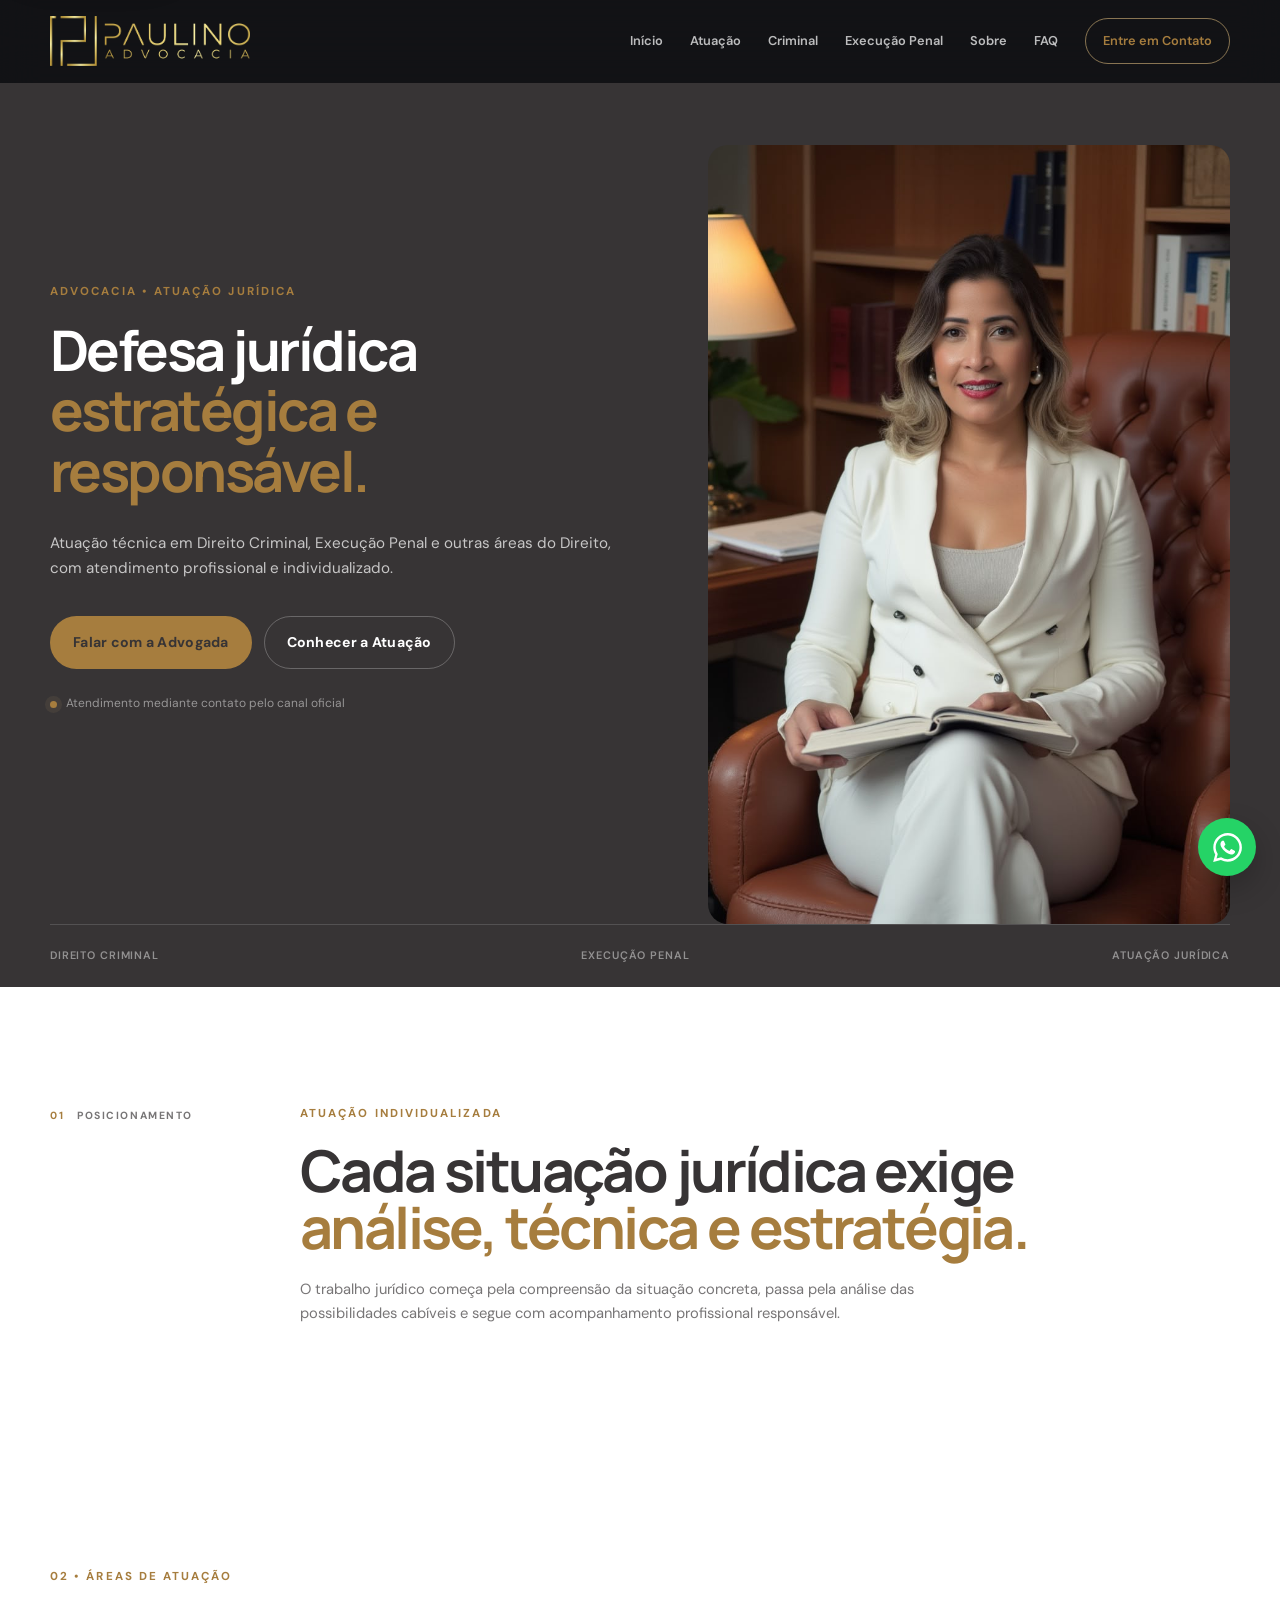
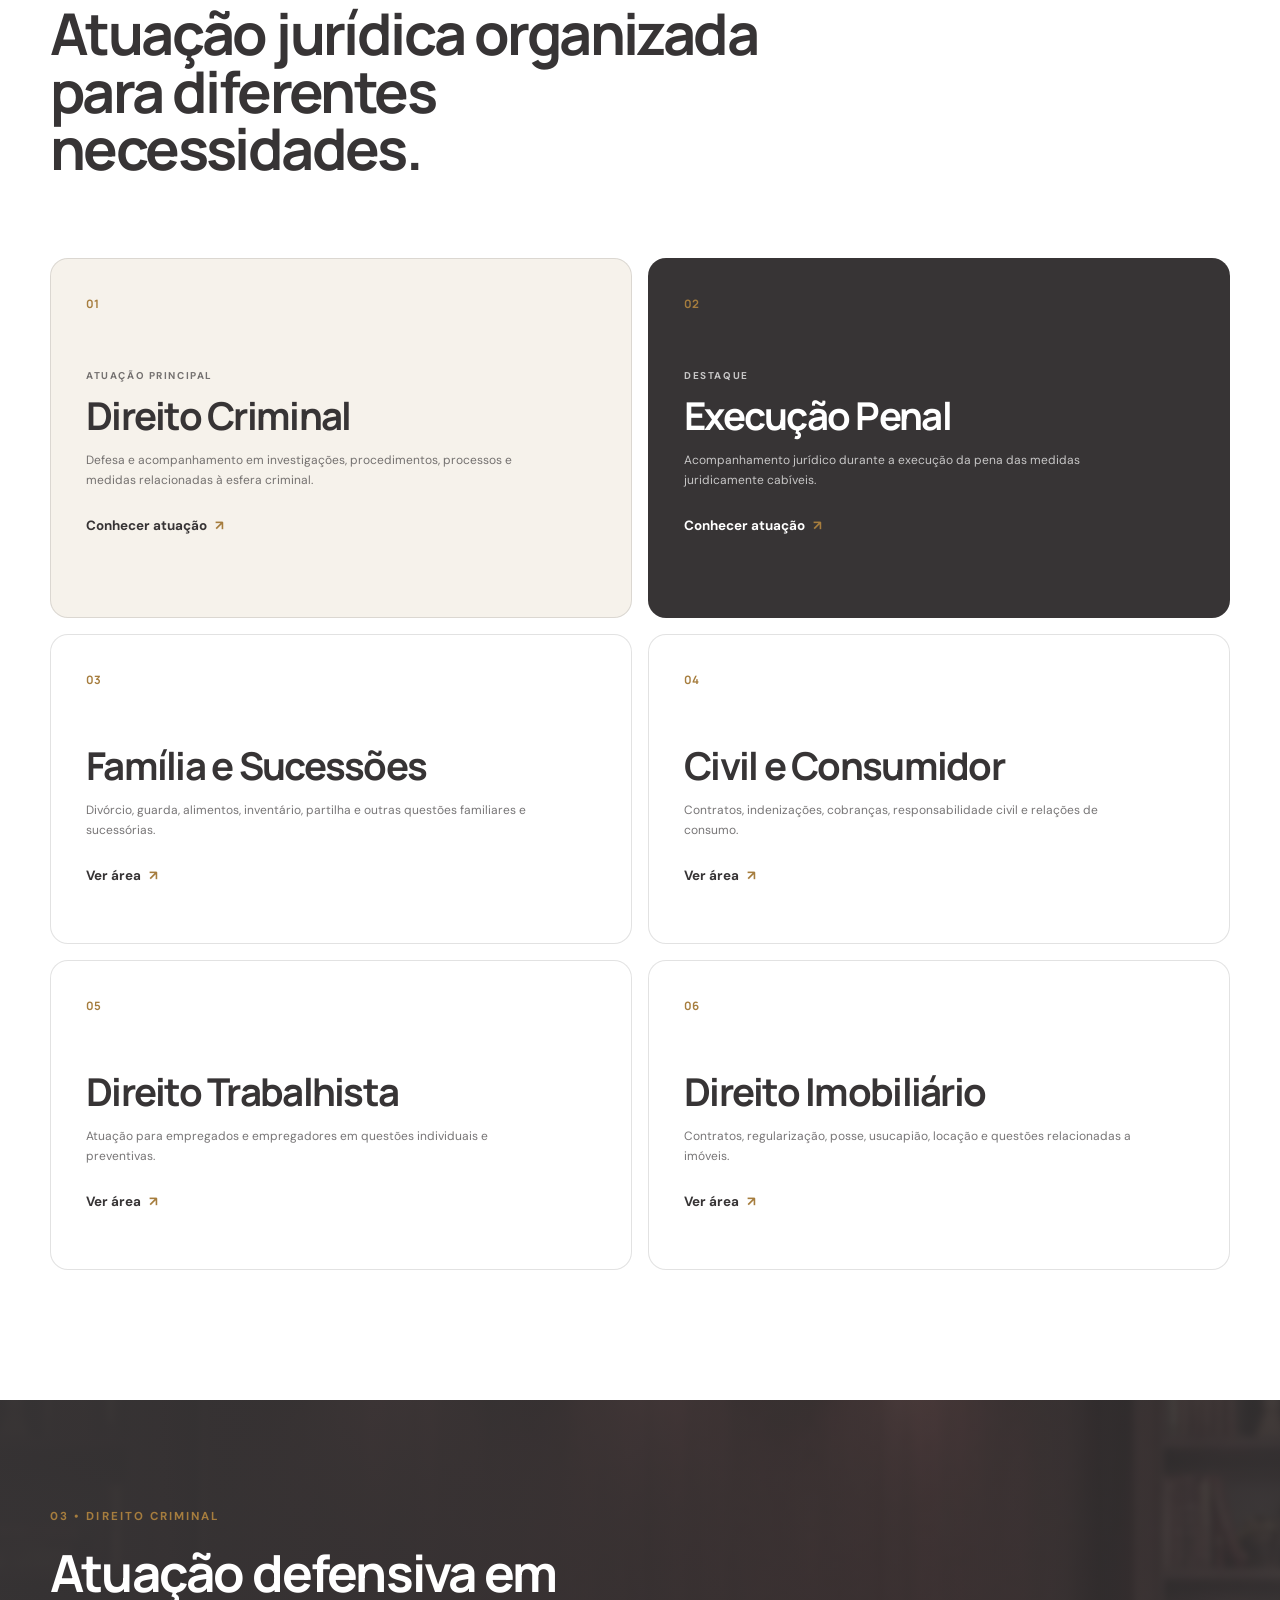
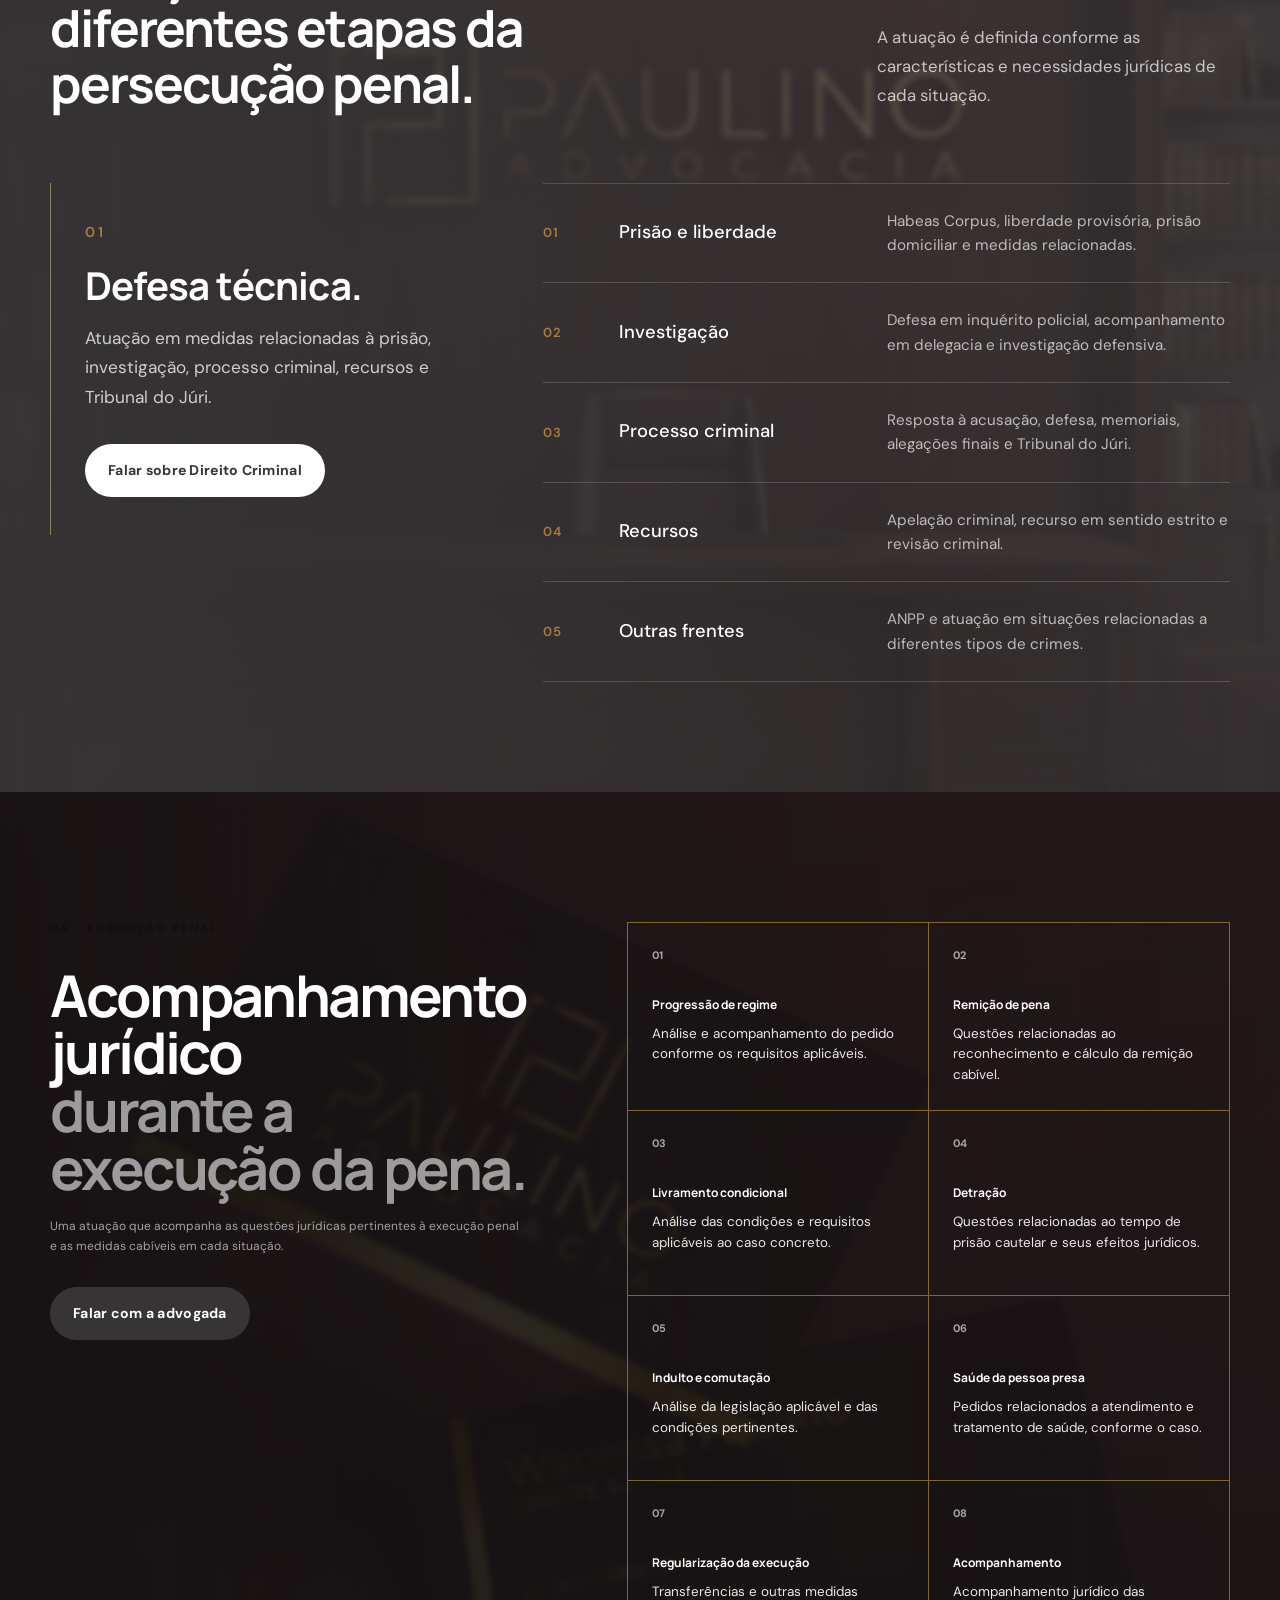
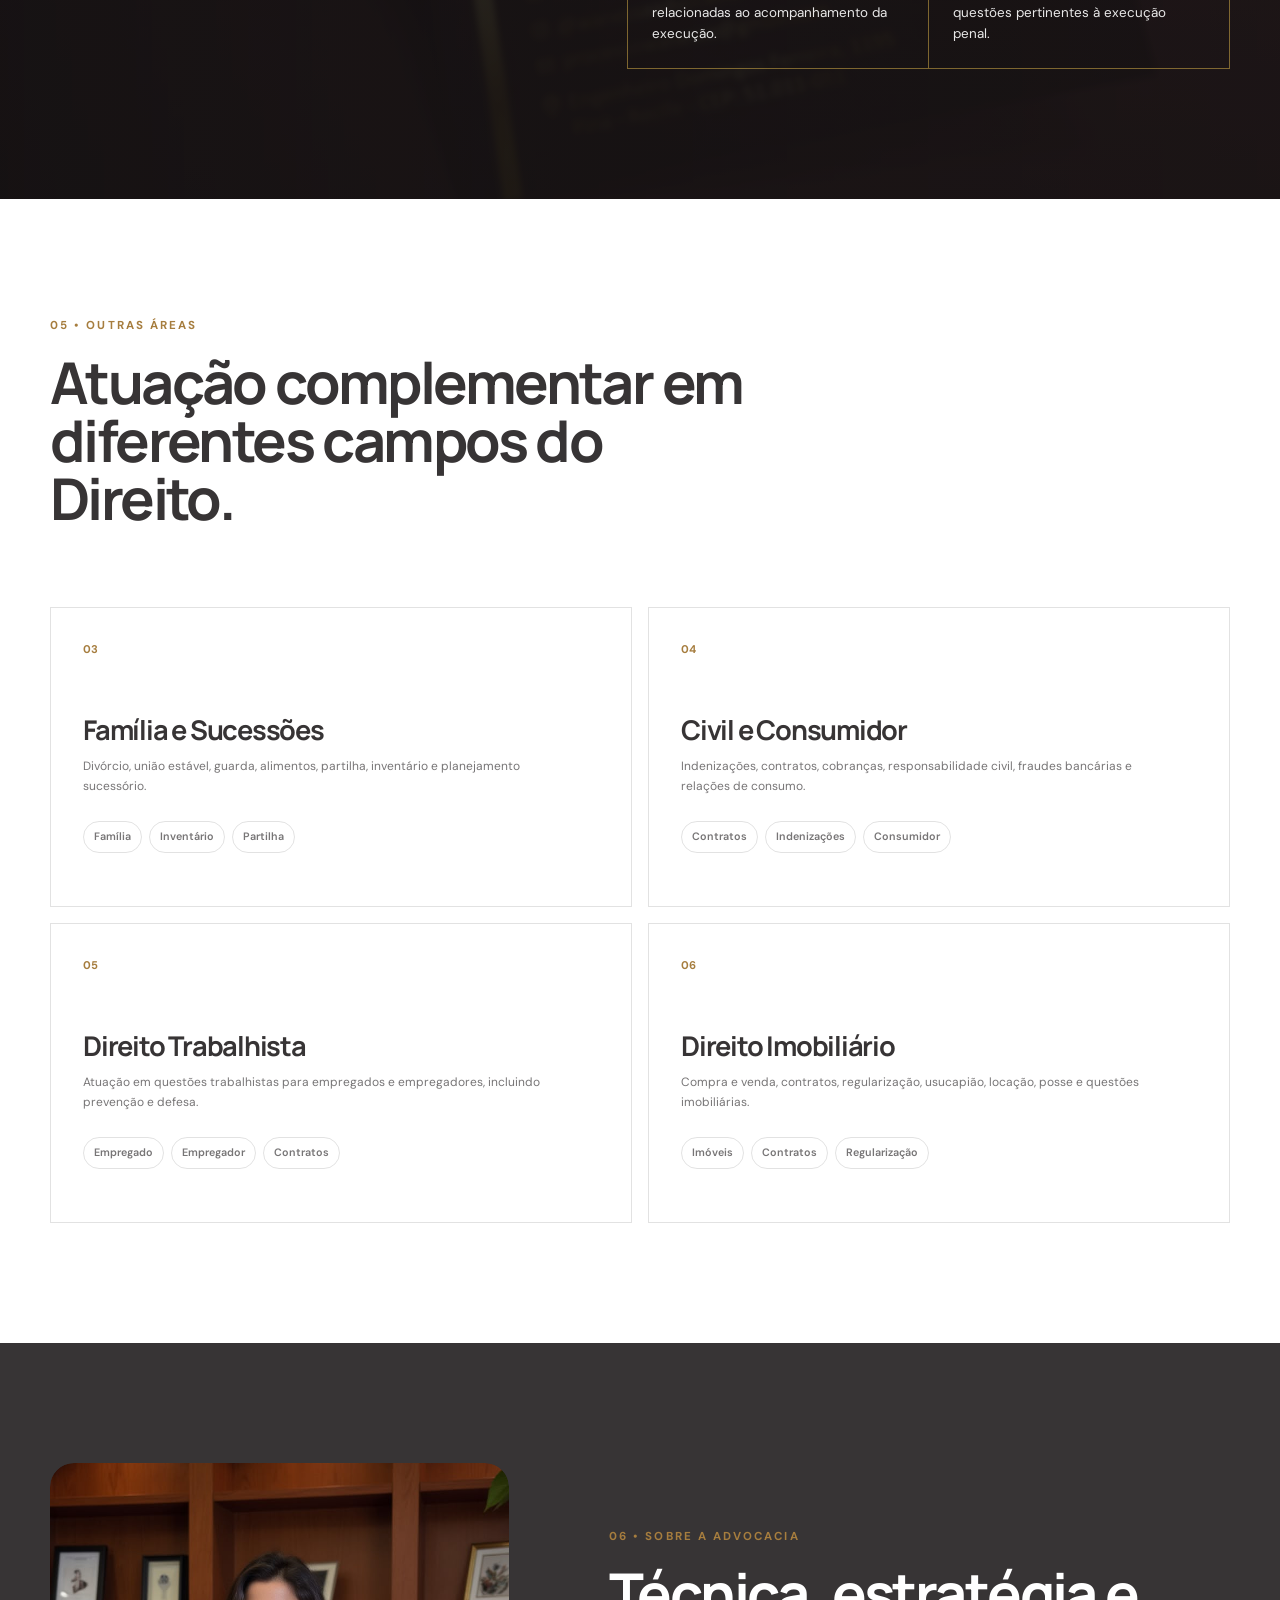
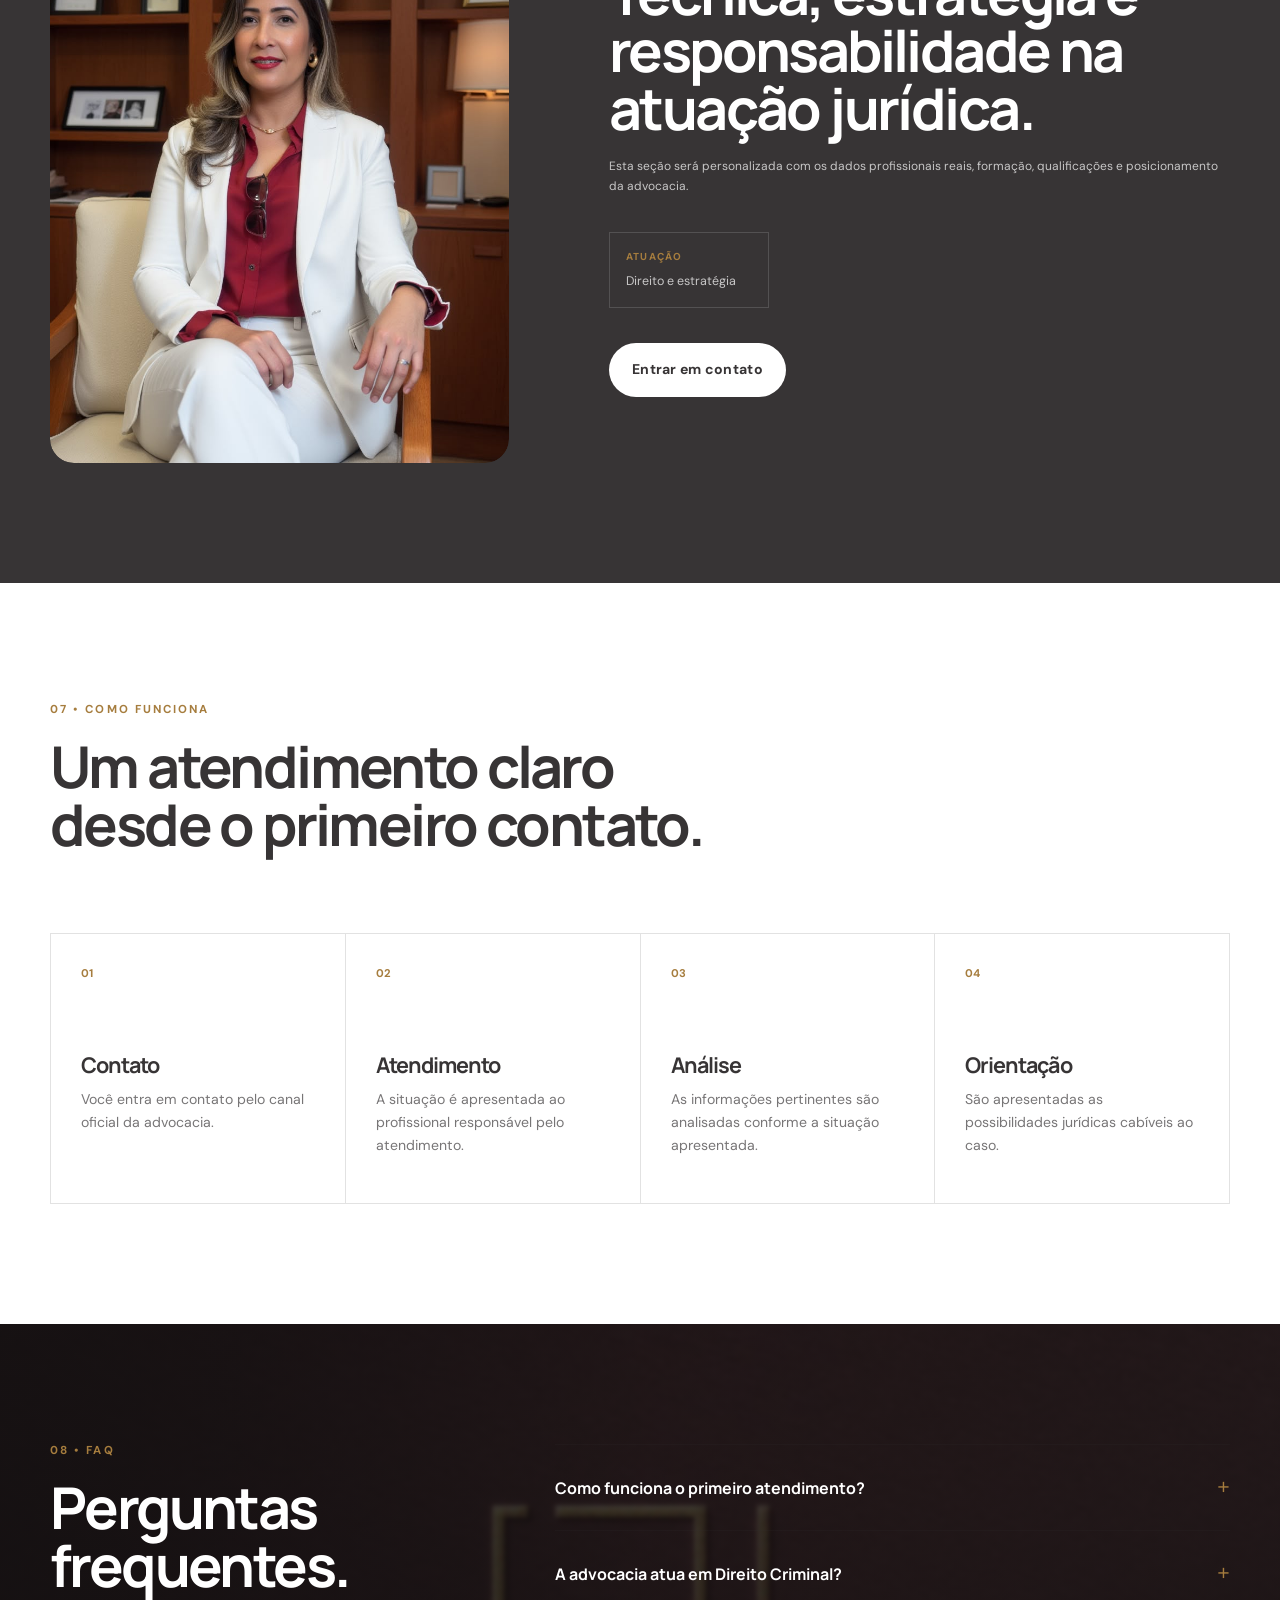
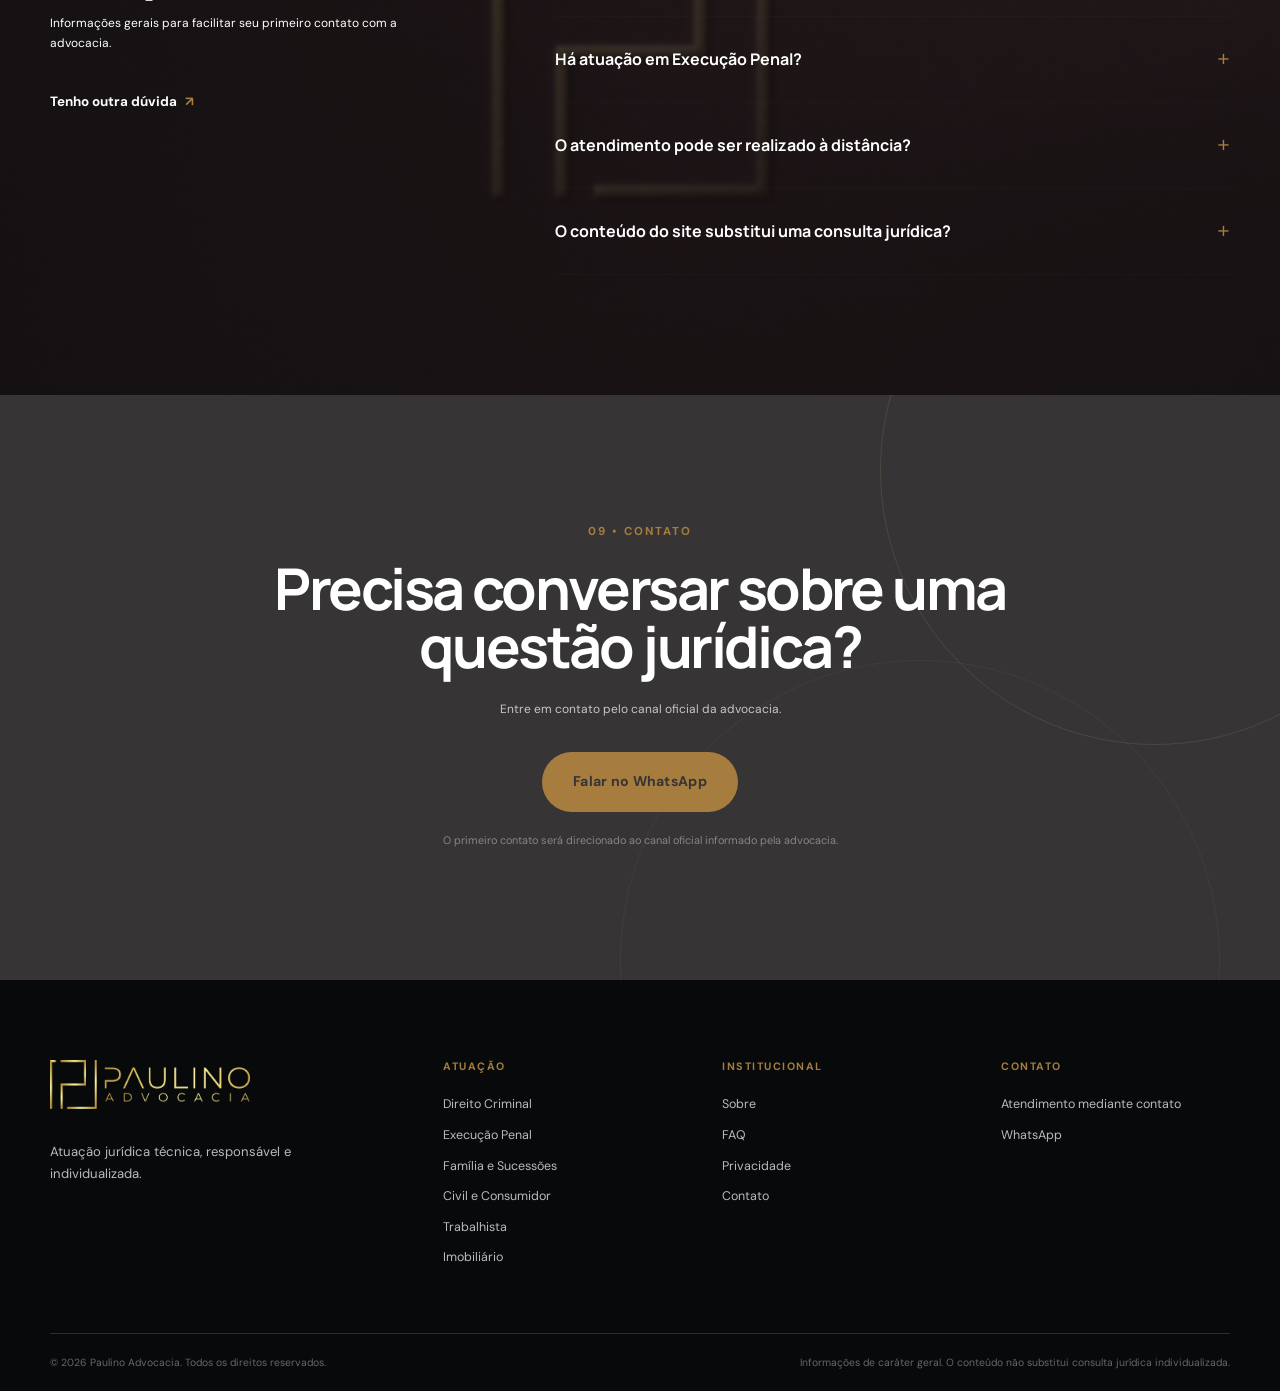
<file: index.html>
<!DOCTYPE html>
<html lang="pt-BR">
<head>
  <meta charset="UTF-8">
  <meta name="viewport" content="width=device-width, initial-scale=1.0">
  <meta content="Paulino Advocacia: atuação jurídica em Direito Criminal, Execução Penal, Família e Sucessões, Civil, Consumidor, Trabalhista e Imobiliário.">
  <title>Advocacia | Direito Criminal e Execução Penal</title>
  <meta
    name="description"
    content="Advocacia com atuação em Direito Criminal, Execução Penal, Família e Sucessões, Civil e Consumidor, Trabalhista e Imobiliário."
  >
  <meta name="robots" content="index, follow">
  <meta name="theme-color" content="#373435">

  <meta property="og:type" content="website">
  <meta property="og:title" content="Advocacia | Direito Criminal e Execução Penal">
  <meta
    property="og:description"
    content="Atuação jurídica estratégica, técnica e responsável."
  >
  <meta property="og:image" content="assets/images/og-image.jpg">

  <!-- Favicon: ícone da aba do navegador -->
  <link rel="icon" href="assets/icons/logo-site.png" type="image/png">

  <link rel="preconnect" href="https://fonts.googleapis.com">
  <link rel="preconnect" href="https://fonts.gstatic.com" crossorigin>

  <link
    href="https://fonts.googleapis.com/css2?family=DM+Sans:wght@400;500;600;700&family=Manrope:wght@500;600;700;800&display=swap"
    rel="stylesheet"
  >

  <link rel="stylesheet" href="style.css">
</head>

<body>
  <a class="skip-link" href="#conteudo">Pular para o conteúdo</a>

  <header class="site-header" id="topo">
    <div class="container header-inner">

      <!-- Logo da empresa -->
      <a
        class="brand"
        href="#inicio"
        aria-label="Paulino Advocacia - Início"
      >
        <img
          src="assets/icons/logopaulino.png"
          alt="Paulino Advocacia"
          class="brand-logo"
        >
      </a>

      <button
        class="menu-toggle"
        type="button"
        aria-label="Abrir menu"
        aria-expanded="false"
        aria-controls="main-navigation"
      >
        <span></span>
        <span></span>
        <span></span>
      </button>

      <nav
        class="main-navigation"
        id="main-navigation"
        aria-label="Navegação principal"
      >
        <a href="#inicio">Início</a>
        <a href="#atuacao">Atuação</a>
        <a href="#criminal">Criminal</a>
        <a href="#execucao-penal">Execução Penal</a>
        <a href="#sobre">Sobre</a>
        <a href="#faq">FAQ</a>
        <a class="nav-cta" href="#contato">Entre em Contato</a>
      </nav>
    </div>
  </header>

  <main id="conteudo">

    <!-- HERO -->
    <section class="hero section-dark" id="inicio">
      <div class="hero-grid container">

        <div class="hero-content reveal">
          <p class="eyebrow">ADVOCACIA • ATUAÇÃO JURÍDICA</p>

          <h1>
            Defesa jurídica
            <span>estratégica e responsável.</span>
          </h1>

          <p class="hero-description">
            Atuação técnica em Direito Criminal, Execução Penal e outras
            áreas do Direito, com atendimento profissional e individualizado.
          </p>

          <div class="hero-actions">
            <a
              class="button button-primary js-whatsapp"
              href="https://wa.me/5581920021927"
              target="_blank"
              rel="noopener noreferrer"
            >
              Falar com a Advogada
            </a>

            <a class="button button-ghost" href="#atuacao">
              Conhecer a Atuação
            </a>
          </div>

          <div class="hero-note">
            <span class="status-dot" aria-hidden="true"></span>
            Atendimento mediante contato pelo canal oficial
          </div>
        </div>

        <div class="hero-visual reveal reveal-delay">
  <div class="hero-visual reveal reveal-delay">
    <img
      src="assets/images/hero-advocacia.jpeg"
      alt="hero-advocacia1"
      class="hero-image"
    >
  </div>
</div>

      </div>

      <div class="hero-bottom container">
        <span>Direito Criminal</span>
        <span>Execução Penal</span>
        <span>Atuação jurídica</span>
      </div>
    </section>

    <!-- POSITIONING -->
    <section class="positioning section-light">
      <div class="container positioning-grid">

        <div class="section-label reveal">
          <span>01</span>
          <span>POSICIONAMENTO</span>
        </div>

        <div class="positioning-content reveal">
          <p class="eyebrow">ATUAÇÃO INDIVIDUALIZADA</p>

          <h2>
            Cada situação jurídica exige
            <em>análise, técnica e estratégia.</em>
          </h2>

          <p>
            O trabalho jurídico começa pela compreensão da situação concreta,
            passa pela análise das possibilidades cabíveis e segue com
            acompanhamento profissional responsável.
          </p>
        </div>

      </div>
    </section>

    <!-- AREAS -->
    <section class="areas section-light" id="atuacao">
      <div class="container">

        <div class="section-heading reveal">
          <div>
            <p class="eyebrow">02 • ÁREAS DE ATUAÇÃO</p>
            <h2>Atuação jurídica organizada para diferentes necessidades.</h2>
          </div>

          
        </div>

        <div class="areas-grid">

          <article class="area-card area-card-featured reveal">
            <div class="card-number">01</div>

            <div>
              <span class="card-kicker">ATUAÇÃO PRINCIPAL</span>

              <h3>Direito Criminal</h3>

              <p>
                Defesa e acompanhamento em investigações, procedimentos,
                processos e medidas relacionadas à esfera criminal.
              </p>

              <a href="#criminal" class="text-link">
                Conhecer atuação <span>↗</span>
              </a>
            </div>
          </article>

          <article class="area-card area-card-featured-dark reveal">
            <div class="card-number">02</div>

            <div>
              <span class="card-kicker">DESTAQUE</span>

              <h3>Execução Penal</h3>

              <p>
                Acompanhamento jurídico durante a execução da pena
                das medidas juridicamente cabíveis.
              </p>

              <a href="#execucao-penal" class="text-link">
                Conhecer atuação <span>↗</span>
              </a>
            </div>
          </article>

          <article class="area-card reveal">
            <div class="card-number">03</div>
            <h3>Família e Sucessões</h3>
            <p>
              Divórcio, guarda, alimentos, inventário, partilha e outras
              questões familiares e sucessórias.
            </p>
            <a href="#familia" class="text-link">
              Ver área <span>↗</span>
            </a>
          </article>

          <article class="area-card reveal">
            <div class="card-number">04</div>
            <h3>Civil e Consumidor</h3>
            <p>
              Contratos, indenizações, cobranças, responsabilidade civil e
              relações de consumo.
            </p>
            <a href="#civil" class="text-link">
              Ver área <span>↗</span>
            </a>
          </article>

          <article class="area-card reveal">
            <div class="card-number">05</div>
            <h3>Direito Trabalhista</h3>
            <p>
              Atuação para empregados e empregadores em questões individuais
              e preventivas.
            </p>
            <a href="#trabalhista" class="text-link">
              Ver área <span>↗</span>
            </a>
          </article>

          <article class="area-card reveal">
            <div class="card-number">06</div>
            <h3>Direito Imobiliário</h3>
            <p>
              Contratos, regularização, posse, usucapião, locação e questões
              relacionadas a imóveis.
            </p>
            <a href="#imobiliario" class="text-link">
              Ver área <span>↗</span>
            </a>
          </article>

        </div>
      </div>
    </section>

    <!-- CRIMINAL -->
<section class="criminal section-dark" id="criminal">

  <div class="criminal-background" aria-hidden="true"></div>

  <div class="container">

    <div class="section-heading section-heading-dark reveal">
      <div>
        <p class="eyebrow">03 • DIREITO CRIMINAL</p>

        <h2>
          Atuação defensiva em diferentes etapas da persecução penal.
        </h2>
      </div>

      <p>
        A atuação é definida conforme as características e necessidades
        jurídicas de cada situação.
      </p>
    </div>

    <div class="criminal-layout">

      <div class="criminal-intro reveal">
        <span class="large-number">01</span>

        <h3>Defesa técnica.</h3>

        <p>
          Atuação em medidas relacionadas à prisão, investigação,
          processo criminal, recursos e Tribunal do Júri.
        </p>

        <a
          class="button button-light js-whatsapp"
          href="https://wa.me/5581920021927"
          target="_blank"
          rel="noopener noreferrer"
        >
          Falar sobre Direito Criminal
        </a>
      </div>

      <div class="service-list reveal">

        <div class="service-item">
          <span>01</span>
          <strong>Prisão e liberdade</strong>
          <p>
            Habeas Corpus, liberdade provisória, prisão domiciliar e
            medidas relacionadas.
          </p>
        </div>

        <div class="service-item">
          <span>02</span>
          <strong>Investigação</strong>
          <p>
            Defesa em inquérito policial, acompanhamento em delegacia e
            investigação defensiva.
          </p>
        </div>

        <div class="service-item">
          <span>03</span>
          <strong>Processo criminal</strong>
          <p>
            Resposta à acusação, defesa, memoriais, alegações finais e
            Tribunal do Júri.
          </p>
        </div>

        <div class="service-item">
          <span>04</span>
          <strong>Recursos</strong>
          <p>
            Apelação criminal, recurso em sentido estrito e revisão criminal.
          </p>
        </div>

        <div class="service-item">
          <span>05</span>
          <strong>Outras frentes</strong>
          <p>
            ANPP e atuação em situações relacionadas a diferentes tipos de crimes.
          </p>
        </div>

      </div>
    </div>
  </div>
</section>

    <!-- EXECUÇÃO PENAL -->
    <section class="execution" id="execucao-penal">
      <div class="execution-inner container">

        <div class="execution-heading reveal">
          <p class="eyebrow">04 • EXECUÇÃO PENAL</p>

          <h2>
            Acompanhamento jurídico
            <span>durante a execução da pena.</span>
          </h2>

          <p>
            Uma atuação que acompanha as questões jurídicas pertinentes à
            execução penal e as medidas cabíveis em cada situação.
          </p>

          <a
            class="button button-dark js-whatsapp"
            href="https://wa.me/5581920021927"
            target="_blank"
            rel="noopener noreferrer"
          >
            Falar com a advogada
          </a>
        </div>

        <div class="execution-services reveal">

          <div class="execution-service">
            <span>01</span>
            <strong>Progressão de regime</strong>
            <p>
              Análise e acompanhamento do pedido conforme os requisitos aplicáveis.
            </p>
          </div>

          <div class="execution-service">
            <span>02</span>
            <strong>Remição de pena</strong>
            <p>
              Questões relacionadas ao reconhecimento e cálculo da remição cabível.
            </p>
          </div>

          <div class="execution-service">
            <span>03</span>
            <strong>Livramento condicional</strong>
            <p>
              Análise das condições e requisitos aplicáveis ao caso concreto.
            </p>
          </div>

          <div class="execution-service">
            <span>04</span>
            <strong>Detração</strong>
            <p>
              Questões relacionadas ao tempo de prisão cautelar e seus efeitos jurídicos.
            </p>
          </div>

          <div class="execution-service">
            <span>05</span>
            <strong>Indulto e comutação</strong>
            <p>
              Análise da legislação aplicável e das condições pertinentes.
            </p>
          </div>

          <div class="execution-service">
            <span>06</span>
            <strong>Saúde da pessoa presa</strong>
            <p>
              Pedidos relacionados a atendimento e tratamento de saúde, conforme o caso.
            </p>
          </div>

          <div class="execution-service">
            <span>07</span>
            <strong>Regularização da execução</strong>
            <p>
              Transferências e outras medidas relacionadas ao acompanhamento da execução.
            </p>
          </div>

          <div class="execution-service">
            <span>08</span>
            <strong>Acompanhamento</strong>
            <p>
              Acompanhamento jurídico das questões pertinentes à execução penal.
            </p>
          </div>

        </div>
      </div>
    </section>

    <!-- COMPLEMENTARY AREAS -->
    <section class="complementary section-light">
      <div class="container">

        <div class="section-heading reveal">
          <div>
            <p class="eyebrow">05 • OUTRAS ÁREAS</p>
            <h2>
              Atuação complementar em diferentes campos do Direito.
            </h2>
          </div>
        </div>

        <div class="complementary-grid">

          <article class="complementary-card reveal" id="familia">
            <span>03</span>
            <h3>Família e Sucessões</h3>
            <p>
              Divórcio, união estável, guarda, alimentos, partilha,
              inventário e planejamento sucessório.
            </p>

            <div class="mini-tags">
              <span>Família</span>
              <span>Inventário</span>
              <span>Partilha</span>
            </div>
          </article>

          <article class="complementary-card reveal" id="civil">
            <span>04</span>
            <h3>Civil e Consumidor</h3>
            <p>
              Indenizações, contratos, cobranças, responsabilidade civil,
              fraudes bancárias e relações de consumo.
            </p>

            <div class="mini-tags">
              <span>Contratos</span>
              <span>Indenizações</span>
              <span>Consumidor</span>
            </div>
          </article>

          <article class="complementary-card reveal" id="trabalhista">
            <span>05</span>
            <h3>Direito Trabalhista</h3>
            <p>
              Atuação em questões trabalhistas para empregados e empregadores,
              incluindo prevenção e defesa.
            </p>

            <div class="mini-tags">
              <span>Empregado</span>
              <span>Empregador</span>
              <span>Contratos</span>
            </div>
          </article>

          <article class="complementary-card reveal" id="imobiliario">
            <span>06</span>
            <h3>Direito Imobiliário</h3>
            <p>
              Compra e venda, contratos, regularização, usucapião,
              locação, posse e questões imobiliárias.
            </p>

            <div class="mini-tags">
              <span>Imóveis</span>
              <span>Contratos</span>
              <span>Regularização</span>
            </div>
          </article>

        </div>
      </div>
    </section>

    <!-- ABOUT -->
    <section class="about section-dark" id="sobre">
      <div class="container about-grid">

      <div class="about-photo reveal">
        <img
         src="assets/images/hero2-advocacia.jpeg"
          alt="Foto profissional da advogada"
          class="about-photo-image"
          >
      </div>

        <div class="about-content reveal">
          <p class="eyebrow">06 • SOBRE A ADVOCACIA</p>

          <h2>
            Técnica, estratégia e responsabilidade na atuação jurídica.
          </h2>

          <p>
            Esta seção será personalizada com os dados profissionais reais,
            formação, qualificações e posicionamento da advocacia.
          </p>

          <div class="credentials">


            <div>
              <strong>ATUAÇÃO</strong>
              <span>Direito e estratégia</span>
            </div>

          </div>

          <a
            class="button button-light js-whatsapp"
            href="https://wa.me/5581920021927"
            target="_blank"
            rel="noopener noreferrer"
          >
            Entrar em contato
          </a>
        </div>

      </div>
    </section>

    <!-- HOW IT WORKS -->
    <section class="how-it-works section-light">
      <div class="container">

        <div class="section-heading reveal">
          <div>
            <p class="eyebrow">07 • COMO FUNCIONA</p>
            <h2>Um atendimento claro desde o primeiro contato.</h2>
          </div>
        </div>

        <div class="steps">

          <article class="step reveal">
            <span>01</span>
            <h3>Contato</h3>
            <p>
              Você entra em contato pelo canal oficial da advocacia.
            </p>
          </article>

          <article class="step reveal">
            <span>02</span>
            <h3>Atendimento</h3>
            <p>
              A situação é apresentada ao profissional responsável pelo atendimento.
            </p>
          </article>

          <article class="step reveal">
            <span>03</span>
            <h3>Análise</h3>
            <p>
              As informações pertinentes são analisadas conforme a situação apresentada.
            </p>
          </article>

          <article class="step reveal">
            <span>04</span>
            <h3>Orientação</h3>
            <p>
              São apresentadas as possibilidades jurídicas cabíveis ao caso.
            </p>
          </article>

        </div>
      </div>
    </section>

    <!-- FAQ -->
    <section class="faq section-soft" id="faq">
      <div class="container faq-grid">

        <div class="faq-intro reveal">
          <p class="eyebrow">08 • FAQ</p>

          <h2>Perguntas frequentes.</h2>

          <p>
            Informações gerais para facilitar seu primeiro contato com a advocacia.
          </p>

          <a
            class="text-link js-whatsapp"
            href="https://wa.me/5581920021927"
            target="_blank"
            rel="noopener noreferrer"
          >
            Tenho outra dúvida <span>↗</span>
          </a>
        </div>

        <div class="faq-list reveal">

          <details>
            <summary>
              Como funciona o primeiro atendimento?
              <span aria-hidden="true">+</span>
            </summary>

            <p>
              O primeiro contato é realizado pelo canal oficial da advocacia.
              A partir das informações pertinentes, o profissional poderá orientar
              sobre os próximos passos do atendimento.
            </p>
          </details>

          <details>
            <summary>
              A advocacia atua em Direito Criminal?
              <span aria-hidden="true">+</span>
            </summary>

            <p>
              Sim. A atuação criminal inclui diferentes etapas da persecução penal,
              conforme a área de atuação informada no site.
            </p>
          </details>

          <details>
            <summary>
              Há atuação em Execução Penal?
              <span aria-hidden="true">+</span>
            </summary>

            <p>
              Sim. A Execução Penal possui uma frente própria de atuação, incluindo
              medidas e pedidos juridicamente cabíveis conforme cada situação.
            </p>
          </details>

          <details>
            <summary>
              O atendimento pode ser realizado à distância?
              <span aria-hidden="true">+</span>
            </summary>

            <p>
              Essa informação será definida de acordo com a estrutura real
              de atendimento do advogado ou escritório.
            </p>
          </details>

          <details>
            <summary>
              O conteúdo do site substitui uma consulta jurídica?
              <span aria-hidden="true">+</span>
            </summary>

            <p>
              Não. As informações apresentadas possuem caráter geral e institucional
              e não substituem a análise individualizada de uma situação concreta.
            </p>
          </details>

        </div>
      </div>
    </section>

    <!-- CONTACT -->
    <section class="contact section-dark" id="contato">
      <div class="container contact-inner reveal">

        <p class="eyebrow">09 • CONTATO</p>

        <h2>Precisa conversar sobre uma questão jurídica?</h2>

        <p>
          Entre em contato pelo canal oficial da advocacia.
        </p>

        <a
          class="button button-primary button-large js-whatsapp"
          href="https://wa.me/5581920021927"
          target="_blank"
          rel="noopener noreferrer"
        >
          Falar no WhatsApp
        </a>

        <small>
          O primeiro contato será direcionado ao canal oficial informado pela advocacia.
        </small>

      </div>
    </section>

  </main>

  <!-- FLOATING WHATSAPP -->
  <a
    class="whatsapp-float js-whatsapp"
    href="https://wa.me/5581920021927"
    target="_blank"
    rel="noopener noreferrer"
    aria-label="Falar com a advocacia pelo WhatsApp"
  >
    <svg viewBox="0 0 24 24" aria-hidden="true">
      <path d="M20.52 3.48A11.8 11.8 0 0 0 12.08 0C5.55 0 .24 5.31.24 11.84c0 2.09.55 4.13 1.6 5.93L.14 24l6.37-1.67a11.82 11.82 0 0 0 5.57 1.42h.01c6.53 0 11.84-5.31 11.84-11.84 0-3.17-1.23-6.15-3.41-8.43ZM12.09 21.7h-.01a9.82 9.82 0 0 1-5.01-1.37l-.36-.21-3.78.99 1.01-3.68-.23-.38a9.82 9.82 0 1 1 8.38 4.65Zm5.39-7.36c-.29-.15-1.71-.84-1.98-.94-.27-.1-.47-.15-.67.15-.2.29-.77.94-.94 1.14-.17.2-.35.22-.64.07-.29-.15-1.22-.45-2.32-1.43-.86-.77-1.44-1.72-1.61-2.01-.17-.29-.02-.45.13-.6.13-.13.29-.34.44-.51.15-.17.2-.29.29-.49.1-.2.05-.37-.02-.52-.07-.15-.67-1.61-.92-2.2-.24-.58-.49-.5-.67-.51h-.57c-.2 0-.52.07-.79.37-.27.29-1.04 1.02-1.04 2.49s1.07 2.89 1.22 3.09c.15.2 2.1 3.21 5.09 4.5.71.31 1.27.49 1.7.63.71.23 1.36.2 1.87.12.57-.08 1.71-.7 1.95-1.37.24-.67.24-1.24.17-1.37-.07-.12-.27-.2-.56-.35Z"/>
    </svg>
  </a>

  <!-- FOOTER -->
  <footer class="site-footer">
    <div class="container footer-grid">

      <div>
        <a class="brand brand-footer" href="#inicio">
          <img
            src="assets/icons/logopaulino.png"
            alt="Paulino Advocacia"
            class="brand-logo"
          >
        </a>

        <p class="footer-description">
          Atuação jurídica técnica, responsável e individualizada.
        </p>
      </div>

      <div class="footer-column">
        <h3>Atuação</h3>
        <a href="#criminal">Direito Criminal</a>
        <a href="#execucao-penal">Execução Penal</a>
        <a href="#familia">Família e Sucessões</a>
        <a href="#civil">Civil e Consumidor</a>
        <a href="#trabalhista">Trabalhista</a>
        <a href="#imobiliario">Imobiliário</a>
      </div>

      <div class="footer-column">
        <h3>Institucional</h3>
        <a href="#sobre">Sobre</a>
        <a href="#faq">FAQ</a>
        <a href="pages/privacidade.html">Privacidade</a>
        <a href="#contato">Contato</a>
      </div>

      <div class="footer-column">
        <h3>Contato</h3>
        <p>Atendimento mediante contato</p>

        <a
          class="js-whatsapp"
          href="https://wa.me/5581920021927"
          target="_blank"
          rel="noopener noreferrer"
        >
          WhatsApp
        </a>
      </div>

    </div>

    <div class="container footer-bottom">
      <p>
        © <span id="current-year"></span> Paulino Advocacia.
        Todos os direitos reservados.
      </p>

      <p>
        Informações de caráter geral. O conteúdo não substitui consulta
        jurídica individualizada.
      </p>
    </div>
  </footer>

  <script src="script.js" defer></script>
</body>
</html>
</file>
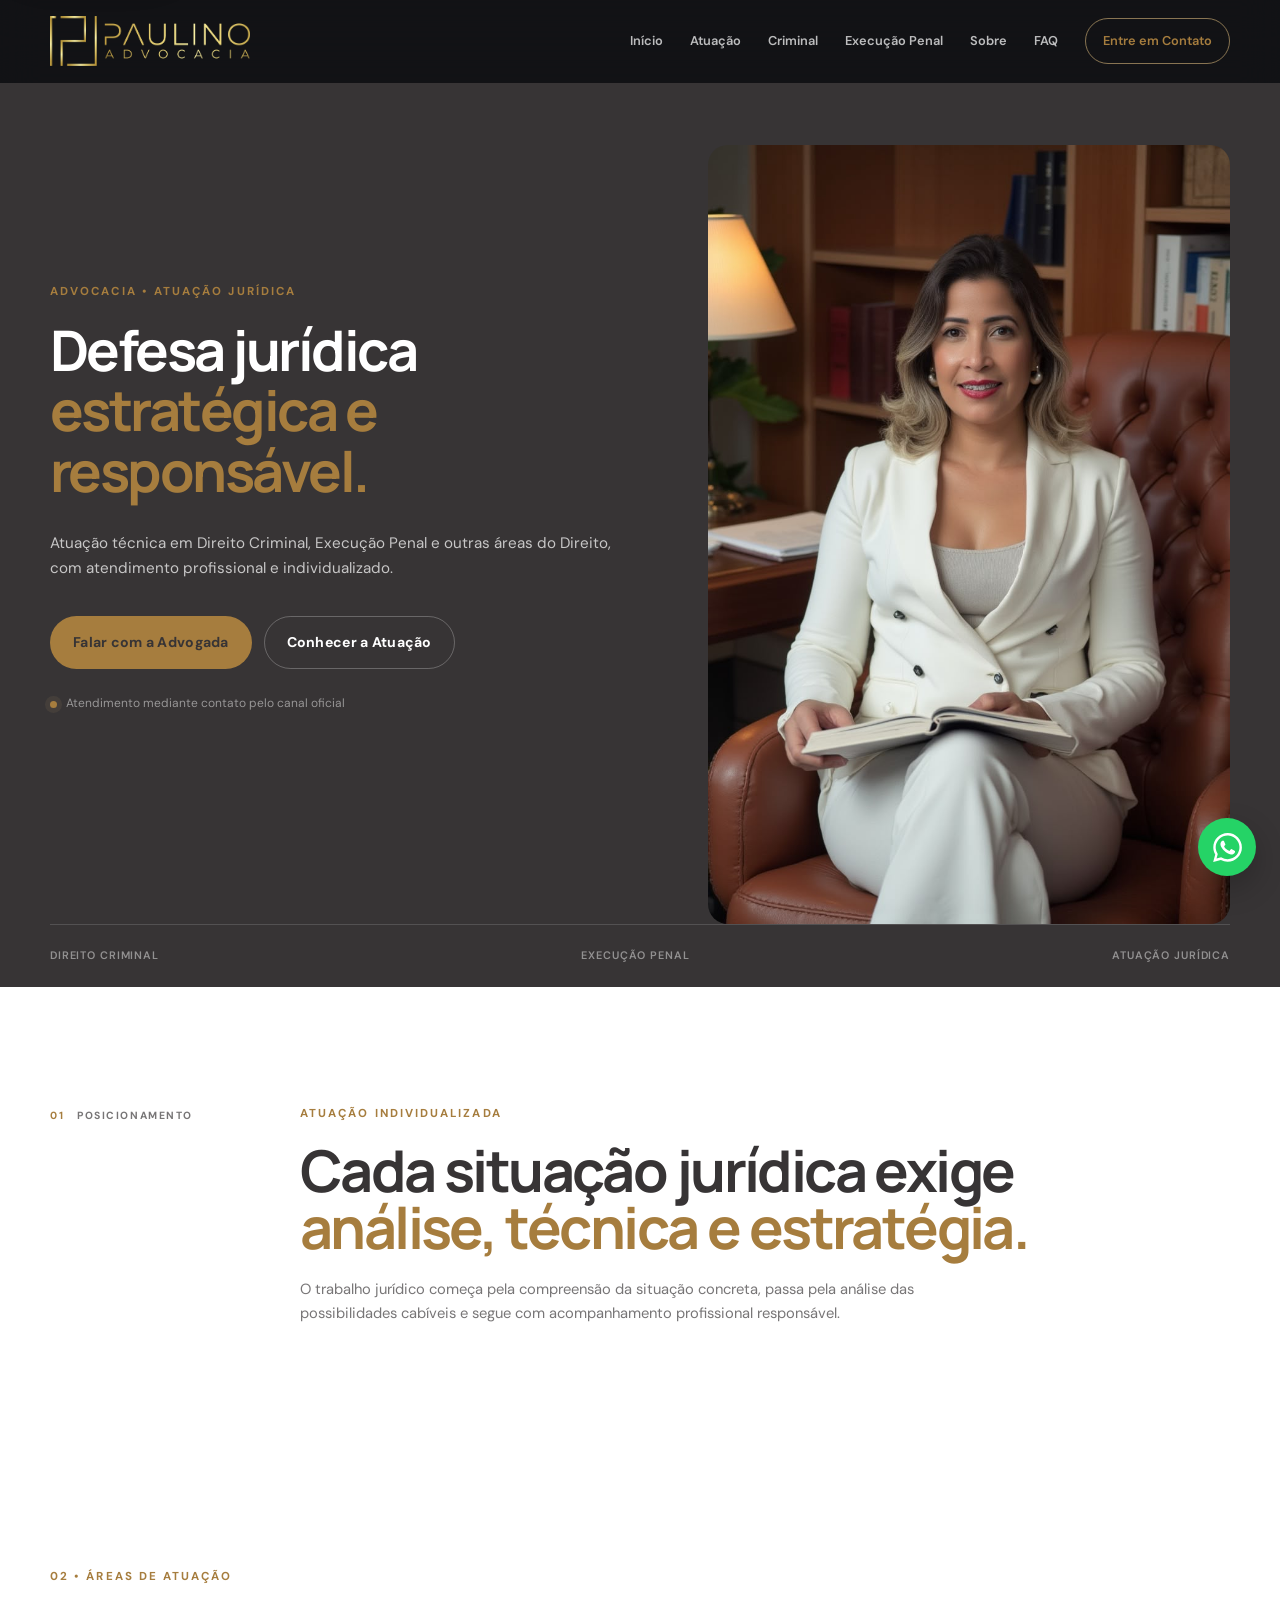
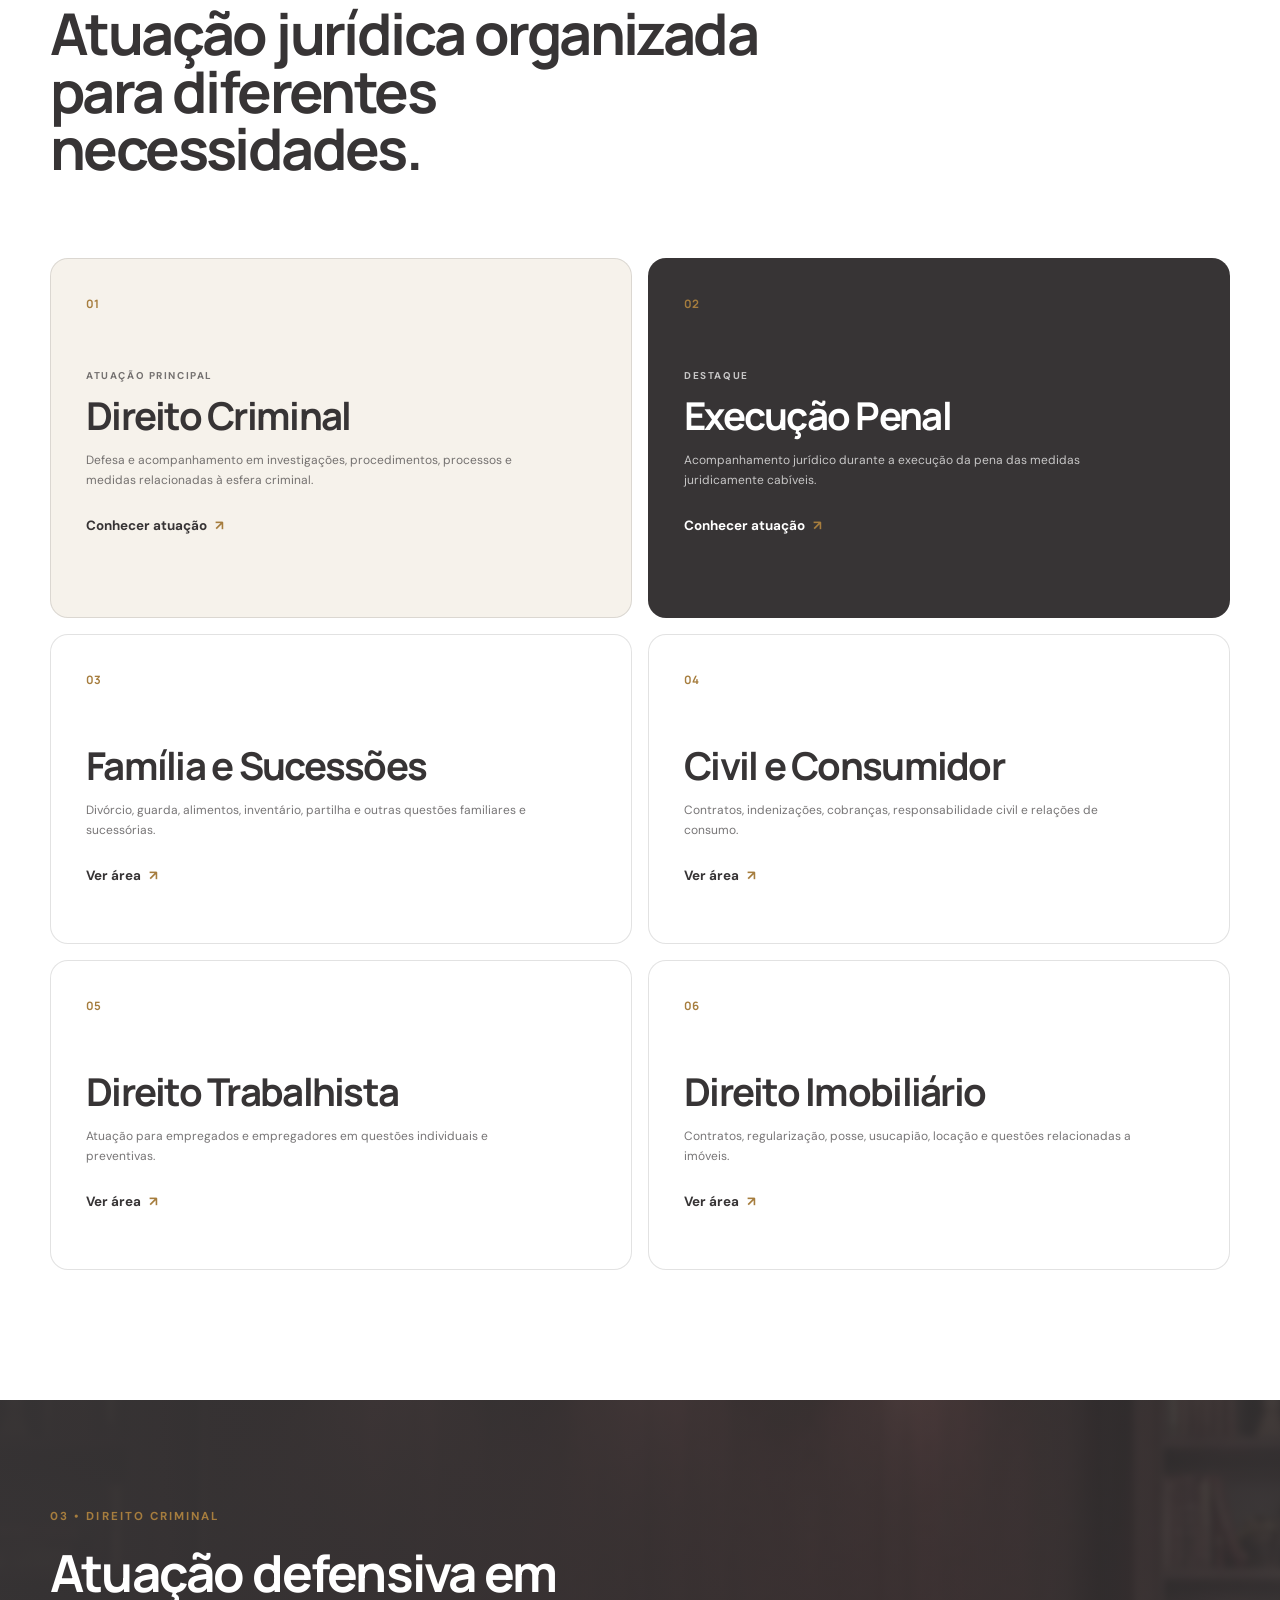
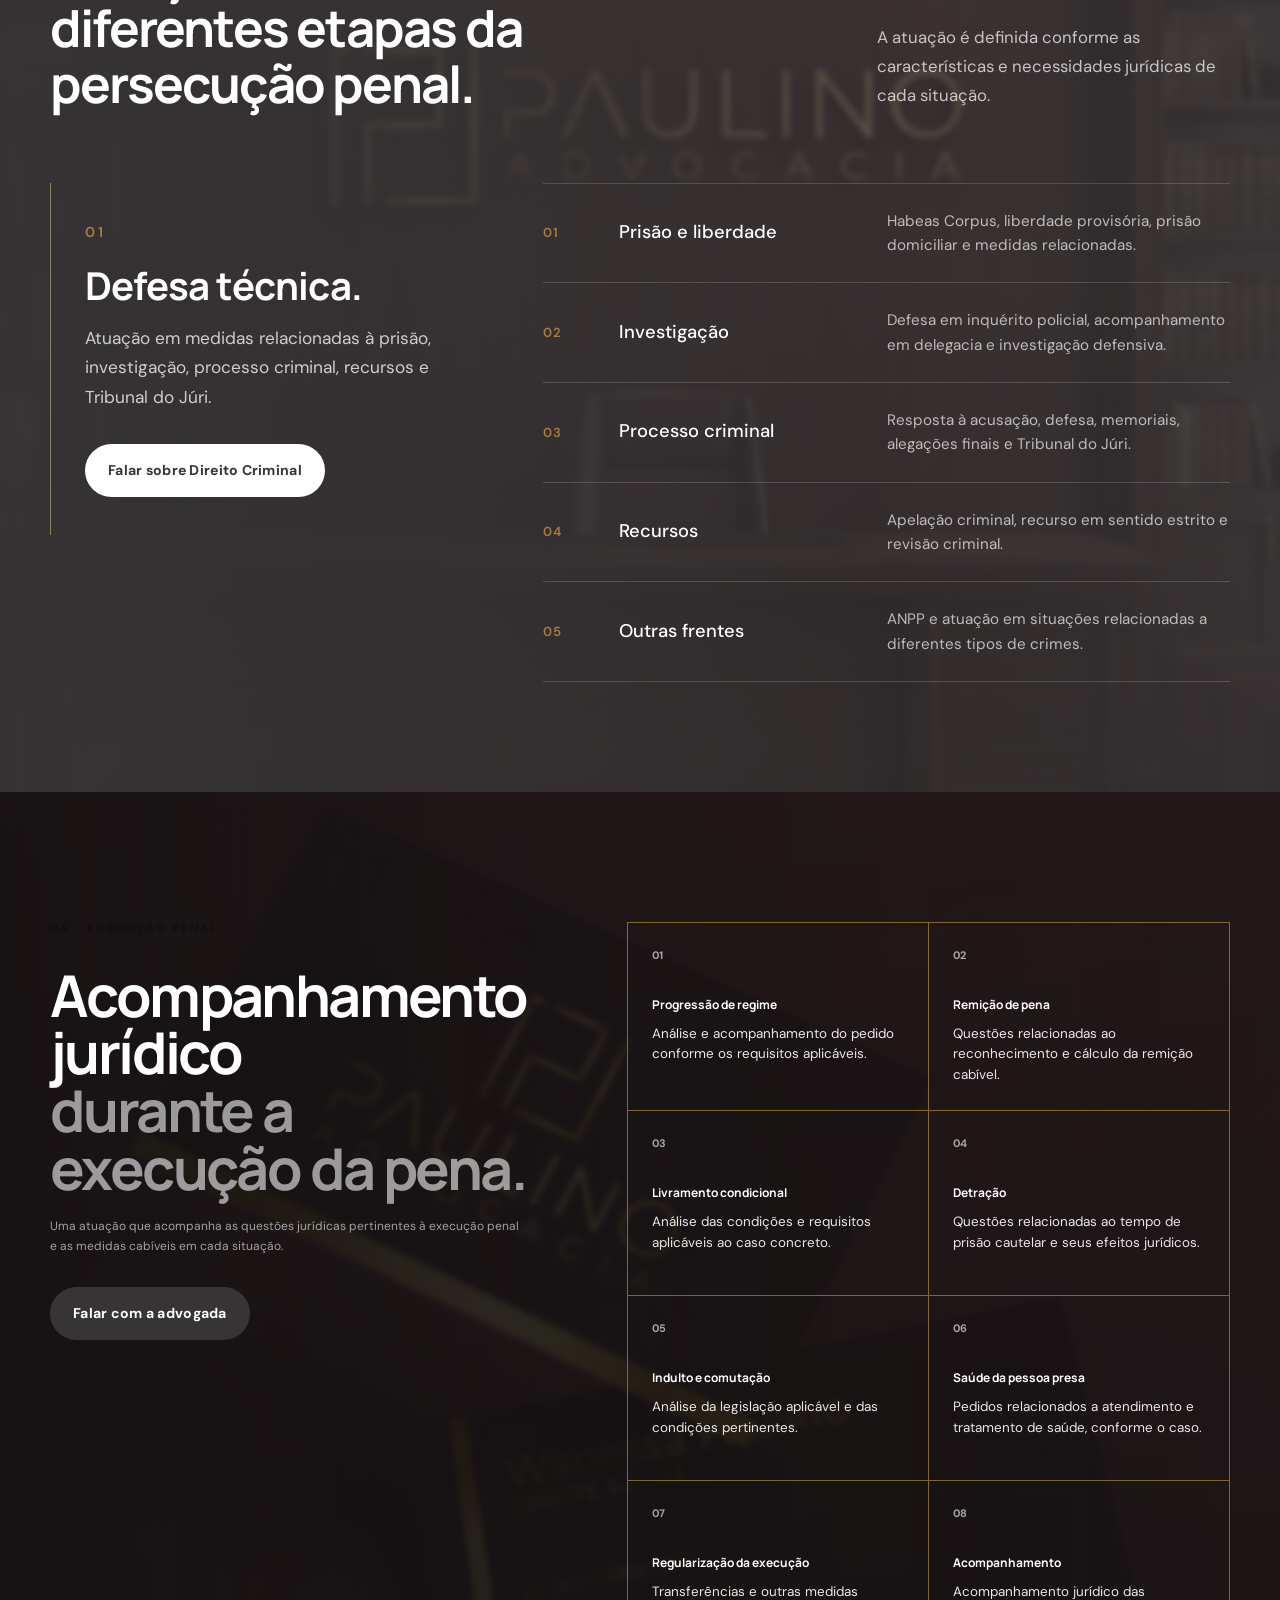
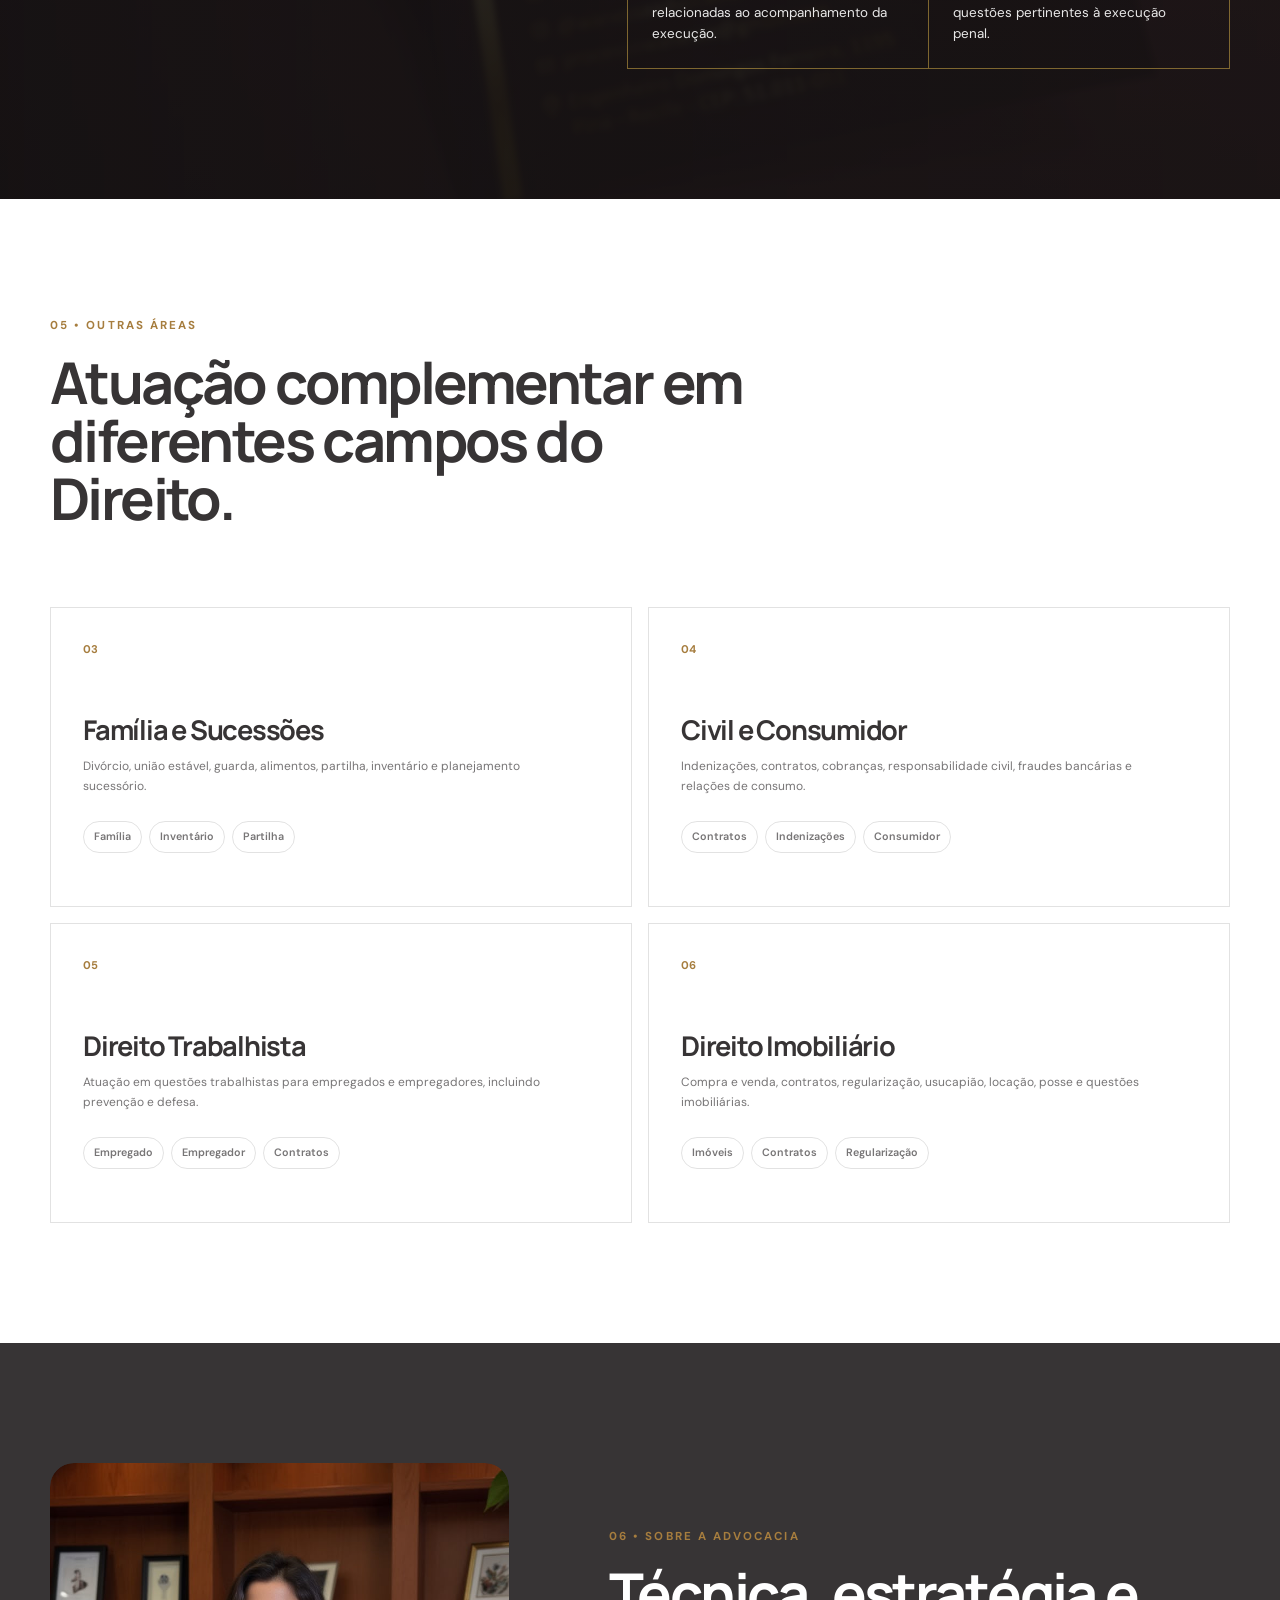
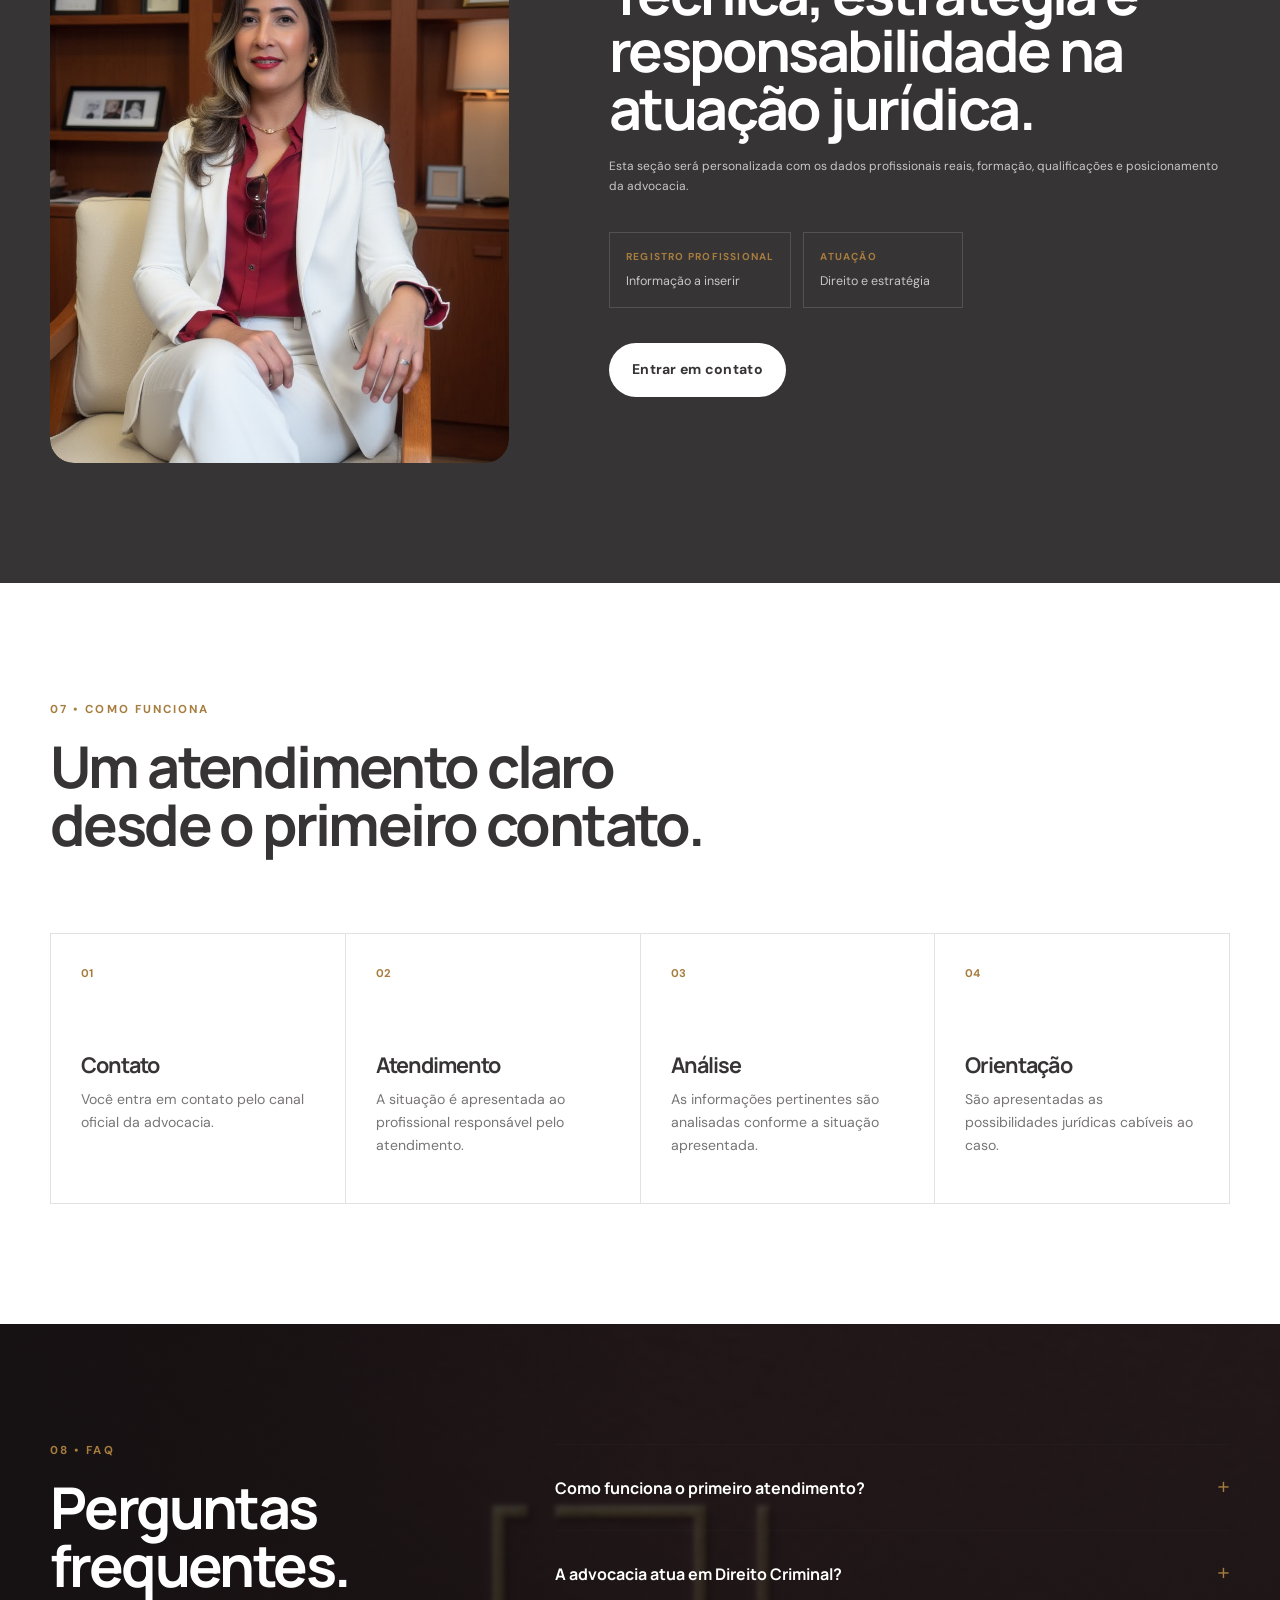
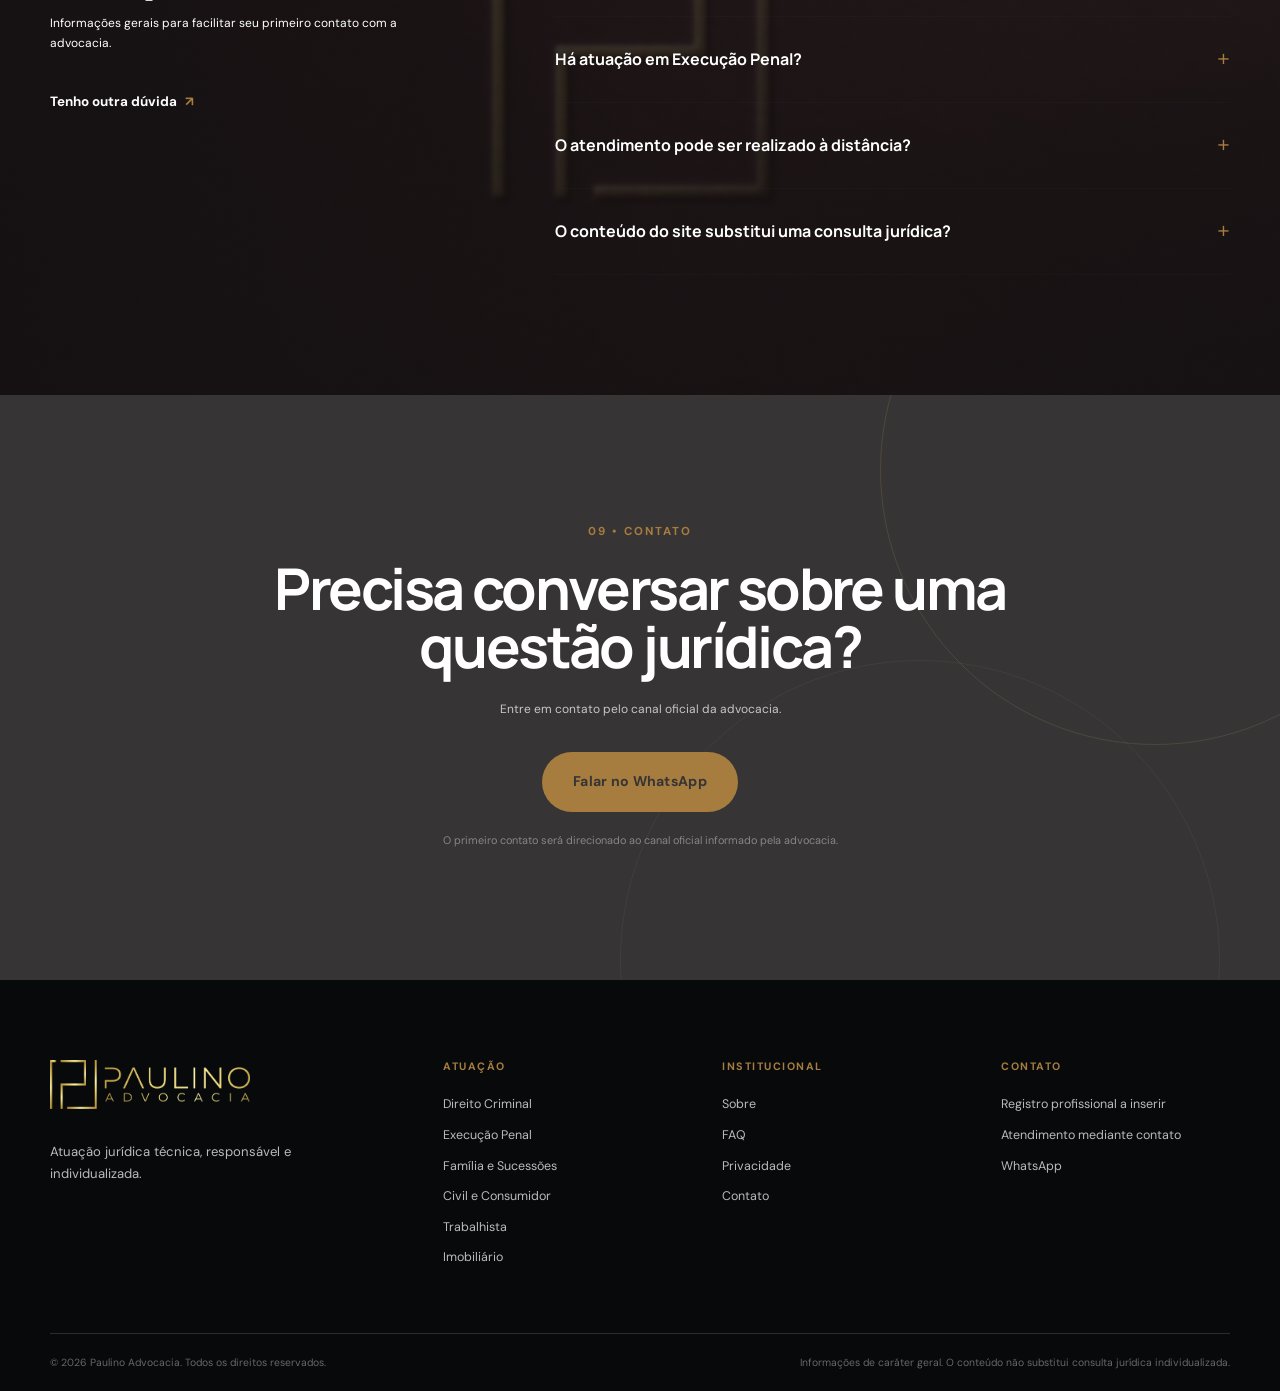
<file: advocacia-site/index.html>
<!DOCTYPE html>
<html lang="pt-BR">
<head>
  <meta charset="UTF-8">
  <meta name="viewport" content="width=device-width, initial-scale=1.0">

  <title>Advocacia | Direito Criminal e Execução Penal</title>
  <meta
    name="description"
    content="Advocacia com atuação em Direito Criminal, Execução Penal, Família e Sucessões, Civil e Consumidor, Trabalhista e Imobiliário."
  >
  <meta name="robots" content="index, follow">
  <meta name="theme-color" content="#373435">

  <meta property="og:type" content="website">
  <meta property="og:title" content="Advocacia | Direito Criminal e Execução Penal">
  <meta
    property="og:description"
    content="Atuação jurídica estratégica, técnica e responsável."
  >
  <meta property="og:image" content="assets/images/og-image.jpg">

  <!-- Favicon: ícone da aba do navegador -->
  <link rel="icon" href="assets/icons/logo-site.png" type="image/png">

  <link rel="preconnect" href="https://fonts.googleapis.com">
  <link rel="preconnect" href="https://fonts.gstatic.com" crossorigin>

  <link
    href="https://fonts.googleapis.com/css2?family=DM+Sans:wght@400;500;600;700&family=Manrope:wght@500;600;700;800&display=swap"
    rel="stylesheet"
  >

  <link rel="stylesheet" href="style.css">
</head>

<body>
  <a class="skip-link" href="#conteudo">Pular para o conteúdo</a>

  <header class="site-header" id="topo">
    <div class="container header-inner">

      <!-- Logo da empresa -->
      <a
        class="brand"
        href="#inicio"
        aria-label="Paulino Advocacia - Início"
      >
        <img
          src="assets/icons/logopaulino.png"
          alt="Paulino Advocacia"
          class="brand-logo"
        >
      </a>

      <button
        class="menu-toggle"
        type="button"
        aria-label="Abrir menu"
        aria-expanded="false"
        aria-controls="main-navigation"
      >
        <span></span>
        <span></span>
        <span></span>
      </button>

      <nav
        class="main-navigation"
        id="main-navigation"
        aria-label="Navegação principal"
      >
        <a href="#inicio">Início</a>
        <a href="#atuacao">Atuação</a>
        <a href="#criminal">Criminal</a>
        <a href="#execucao-penal">Execução Penal</a>
        <a href="#sobre">Sobre</a>
        <a href="#faq">FAQ</a>
        <a class="nav-cta" href="#contato">Entre em Contato</a>
      </nav>
    </div>
  </header>

  <main id="conteudo">

    <!-- HERO -->
    <section class="hero section-dark" id="inicio">
      <div class="hero-grid container">

        <div class="hero-content reveal">
          <p class="eyebrow">ADVOCACIA • ATUAÇÃO JURÍDICA</p>

          <h1>
            Defesa jurídica
            <span>estratégica e responsável.</span>
          </h1>

          <p class="hero-description">
            Atuação técnica em Direito Criminal, Execução Penal e outras
            áreas do Direito, com atendimento profissional e individualizado.
          </p>

          <div class="hero-actions">
            <a
              class="button button-primary js-whatsapp"
              href="https://wa.me/5581920021927"
              target="_blank"
              rel="noopener noreferrer"
            >
              Falar com a Advogada
            </a>

            <a class="button button-ghost" href="#atuacao">
              Conhecer a Atuação
            </a>
          </div>

          <div class="hero-note">
            <span class="status-dot" aria-hidden="true"></span>
            Atendimento mediante contato pelo canal oficial
          </div>
        </div>

        <div class="hero-visual reveal reveal-delay">
  <div class="hero-visual reveal reveal-delay">
    <img
      src="assets/images/hero-advocacia.jpeg"
      alt="hero-advocacia1"
      class="hero-image"
    >
  </div>
</div>

      </div>

      <div class="hero-bottom container">
        <span>Direito Criminal</span>
        <span>Execução Penal</span>
        <span>Atuação jurídica</span>
      </div>
    </section>

    <!-- POSITIONING -->
    <section class="positioning section-light">
      <div class="container positioning-grid">

        <div class="section-label reveal">
          <span>01</span>
          <span>POSICIONAMENTO</span>
        </div>

        <div class="positioning-content reveal">
          <p class="eyebrow">ATUAÇÃO INDIVIDUALIZADA</p>

          <h2>
            Cada situação jurídica exige
            <em>análise, técnica e estratégia.</em>
          </h2>

          <p>
            O trabalho jurídico começa pela compreensão da situação concreta,
            passa pela análise das possibilidades cabíveis e segue com
            acompanhamento profissional responsável.
          </p>
        </div>

      </div>
    </section>

    <!-- AREAS -->
    <section class="areas section-light" id="atuacao">
      <div class="container">

        <div class="section-heading reveal">
          <div>
            <p class="eyebrow">02 • ÁREAS DE ATUAÇÃO</p>
            <h2>Atuação jurídica organizada para diferentes necessidades.</h2>
          </div>

          
        </div>

        <div class="areas-grid">

          <article class="area-card area-card-featured reveal">
            <div class="card-number">01</div>

            <div>
              <span class="card-kicker">ATUAÇÃO PRINCIPAL</span>

              <h3>Direito Criminal</h3>

              <p>
                Defesa e acompanhamento em investigações, procedimentos,
                processos e medidas relacionadas à esfera criminal.
              </p>

              <a href="#criminal" class="text-link">
                Conhecer atuação <span>↗</span>
              </a>
            </div>
          </article>

          <article class="area-card area-card-featured-dark reveal">
            <div class="card-number">02</div>

            <div>
              <span class="card-kicker">DESTAQUE</span>

              <h3>Execução Penal</h3>

              <p>
                Acompanhamento jurídico durante a execução da pena
                das medidas juridicamente cabíveis.
              </p>

              <a href="#execucao-penal" class="text-link">
                Conhecer atuação <span>↗</span>
              </a>
            </div>
          </article>

          <article class="area-card reveal">
            <div class="card-number">03</div>
            <h3>Família e Sucessões</h3>
            <p>
              Divórcio, guarda, alimentos, inventário, partilha e outras
              questões familiares e sucessórias.
            </p>
            <a href="#familia" class="text-link">
              Ver área <span>↗</span>
            </a>
          </article>

          <article class="area-card reveal">
            <div class="card-number">04</div>
            <h3>Civil e Consumidor</h3>
            <p>
              Contratos, indenizações, cobranças, responsabilidade civil e
              relações de consumo.
            </p>
            <a href="#civil" class="text-link">
              Ver área <span>↗</span>
            </a>
          </article>

          <article class="area-card reveal">
            <div class="card-number">05</div>
            <h3>Direito Trabalhista</h3>
            <p>
              Atuação para empregados e empregadores em questões individuais
              e preventivas.
            </p>
            <a href="#trabalhista" class="text-link">
              Ver área <span>↗</span>
            </a>
          </article>

          <article class="area-card reveal">
            <div class="card-number">06</div>
            <h3>Direito Imobiliário</h3>
            <p>
              Contratos, regularização, posse, usucapião, locação e questões
              relacionadas a imóveis.
            </p>
            <a href="#imobiliario" class="text-link">
              Ver área <span>↗</span>
            </a>
          </article>

        </div>
      </div>
    </section>

    <!-- CRIMINAL -->
<section class="criminal section-dark" id="criminal">

  <div class="criminal-background" aria-hidden="true"></div>

  <div class="container">

    <div class="section-heading section-heading-dark reveal">
      <div>
        <p class="eyebrow">03 • DIREITO CRIMINAL</p>

        <h2>
          Atuação defensiva em diferentes etapas da persecução penal.
        </h2>
      </div>

      <p>
        A atuação é definida conforme as características e necessidades
        jurídicas de cada situação.
      </p>
    </div>

    <div class="criminal-layout">

      <div class="criminal-intro reveal">
        <span class="large-number">01</span>

        <h3>Defesa técnica.</h3>

        <p>
          Atuação em medidas relacionadas à prisão, investigação,
          processo criminal, recursos e Tribunal do Júri.
        </p>

        <a
          class="button button-light js-whatsapp"
          href="https://wa.me/5581920021927"
          target="_blank"
          rel="noopener noreferrer"
        >
          Falar sobre Direito Criminal
        </a>
      </div>

      <div class="service-list reveal">

        <div class="service-item">
          <span>01</span>
          <strong>Prisão e liberdade</strong>
          <p>
            Habeas Corpus, liberdade provisória, prisão domiciliar e
            medidas relacionadas.
          </p>
        </div>

        <div class="service-item">
          <span>02</span>
          <strong>Investigação</strong>
          <p>
            Defesa em inquérito policial, acompanhamento em delegacia e
            investigação defensiva.
          </p>
        </div>

        <div class="service-item">
          <span>03</span>
          <strong>Processo criminal</strong>
          <p>
            Resposta à acusação, defesa, memoriais, alegações finais e
            Tribunal do Júri.
          </p>
        </div>

        <div class="service-item">
          <span>04</span>
          <strong>Recursos</strong>
          <p>
            Apelação criminal, recurso em sentido estrito e revisão criminal.
          </p>
        </div>

        <div class="service-item">
          <span>05</span>
          <strong>Outras frentes</strong>
          <p>
            ANPP e atuação em situações relacionadas a diferentes tipos de crimes.
          </p>
        </div>

      </div>
    </div>
  </div>
</section>

    <!-- EXECUÇÃO PENAL -->
    <section class="execution" id="execucao-penal">
      <div class="execution-inner container">

        <div class="execution-heading reveal">
          <p class="eyebrow">04 • EXECUÇÃO PENAL</p>

          <h2>
            Acompanhamento jurídico
            <span>durante a execução da pena.</span>
          </h2>

          <p>
            Uma atuação que acompanha as questões jurídicas pertinentes à
            execução penal e as medidas cabíveis em cada situação.
          </p>

          <a
            class="button button-dark js-whatsapp"
            href="https://wa.me/5581920021927"
            target="_blank"
            rel="noopener noreferrer"
          >
            Falar com a advogada
          </a>
        </div>

        <div class="execution-services reveal">

          <div class="execution-service">
            <span>01</span>
            <strong>Progressão de regime</strong>
            <p>
              Análise e acompanhamento do pedido conforme os requisitos aplicáveis.
            </p>
          </div>

          <div class="execution-service">
            <span>02</span>
            <strong>Remição de pena</strong>
            <p>
              Questões relacionadas ao reconhecimento e cálculo da remição cabível.
            </p>
          </div>

          <div class="execution-service">
            <span>03</span>
            <strong>Livramento condicional</strong>
            <p>
              Análise das condições e requisitos aplicáveis ao caso concreto.
            </p>
          </div>

          <div class="execution-service">
            <span>04</span>
            <strong>Detração</strong>
            <p>
              Questões relacionadas ao tempo de prisão cautelar e seus efeitos jurídicos.
            </p>
          </div>

          <div class="execution-service">
            <span>05</span>
            <strong>Indulto e comutação</strong>
            <p>
              Análise da legislação aplicável e das condições pertinentes.
            </p>
          </div>

          <div class="execution-service">
            <span>06</span>
            <strong>Saúde da pessoa presa</strong>
            <p>
              Pedidos relacionados a atendimento e tratamento de saúde, conforme o caso.
            </p>
          </div>

          <div class="execution-service">
            <span>07</span>
            <strong>Regularização da execução</strong>
            <p>
              Transferências e outras medidas relacionadas ao acompanhamento da execução.
            </p>
          </div>

          <div class="execution-service">
            <span>08</span>
            <strong>Acompanhamento</strong>
            <p>
              Acompanhamento jurídico das questões pertinentes à execução penal.
            </p>
          </div>

        </div>
      </div>
    </section>

    <!-- COMPLEMENTARY AREAS -->
    <section class="complementary section-light">
      <div class="container">

        <div class="section-heading reveal">
          <div>
            <p class="eyebrow">05 • OUTRAS ÁREAS</p>
            <h2>
              Atuação complementar em diferentes campos do Direito.
            </h2>
          </div>
        </div>

        <div class="complementary-grid">

          <article class="complementary-card reveal" id="familia">
            <span>03</span>
            <h3>Família e Sucessões</h3>
            <p>
              Divórcio, união estável, guarda, alimentos, partilha,
              inventário e planejamento sucessório.
            </p>

            <div class="mini-tags">
              <span>Família</span>
              <span>Inventário</span>
              <span>Partilha</span>
            </div>
          </article>

          <article class="complementary-card reveal" id="civil">
            <span>04</span>
            <h3>Civil e Consumidor</h3>
            <p>
              Indenizações, contratos, cobranças, responsabilidade civil,
              fraudes bancárias e relações de consumo.
            </p>

            <div class="mini-tags">
              <span>Contratos</span>
              <span>Indenizações</span>
              <span>Consumidor</span>
            </div>
          </article>

          <article class="complementary-card reveal" id="trabalhista">
            <span>05</span>
            <h3>Direito Trabalhista</h3>
            <p>
              Atuação em questões trabalhistas para empregados e empregadores,
              incluindo prevenção e defesa.
            </p>

            <div class="mini-tags">
              <span>Empregado</span>
              <span>Empregador</span>
              <span>Contratos</span>
            </div>
          </article>

          <article class="complementary-card reveal" id="imobiliario">
            <span>06</span>
            <h3>Direito Imobiliário</h3>
            <p>
              Compra e venda, contratos, regularização, usucapião,
              locação, posse e questões imobiliárias.
            </p>

            <div class="mini-tags">
              <span>Imóveis</span>
              <span>Contratos</span>
              <span>Regularização</span>
            </div>
          </article>

        </div>
      </div>
    </section>

    <!-- ABOUT -->
    <section class="about section-dark" id="sobre">
      <div class="container about-grid">

      <div class="about-photo reveal">
        <img
         src="assets/images/hero2-advocacia.jpeg"
          alt="Foto profissional da advogada"
          class="about-photo-image"
          >
      </div>

        <div class="about-content reveal">
          <p class="eyebrow">06 • SOBRE A ADVOCACIA</p>

          <h2>
            Técnica, estratégia e responsabilidade na atuação jurídica.
          </h2>

          <p>
            Esta seção será personalizada com os dados profissionais reais,
            formação, qualificações e posicionamento da advocacia.
          </p>

          <div class="credentials">

            <div>
              <strong>REGISTRO PROFISSIONAL</strong>
              <span>Informação a inserir</span>
            </div>

            <div>
              <strong>ATUAÇÃO</strong>
              <span>Direito e estratégia</span>
            </div>

          </div>

          <a
            class="button button-light js-whatsapp"
            href="https://wa.me/5581920021927"
            target="_blank"
            rel="noopener noreferrer"
          >
            Entrar em contato
          </a>
        </div>

      </div>
    </section>

    <!-- HOW IT WORKS -->
    <section class="how-it-works section-light">
      <div class="container">

        <div class="section-heading reveal">
          <div>
            <p class="eyebrow">07 • COMO FUNCIONA</p>
            <h2>Um atendimento claro desde o primeiro contato.</h2>
          </div>
        </div>

        <div class="steps">

          <article class="step reveal">
            <span>01</span>
            <h3>Contato</h3>
            <p>
              Você entra em contato pelo canal oficial da advocacia.
            </p>
          </article>

          <article class="step reveal">
            <span>02</span>
            <h3>Atendimento</h3>
            <p>
              A situação é apresentada ao profissional responsável pelo atendimento.
            </p>
          </article>

          <article class="step reveal">
            <span>03</span>
            <h3>Análise</h3>
            <p>
              As informações pertinentes são analisadas conforme a situação apresentada.
            </p>
          </article>

          <article class="step reveal">
            <span>04</span>
            <h3>Orientação</h3>
            <p>
              São apresentadas as possibilidades jurídicas cabíveis ao caso.
            </p>
          </article>

        </div>
      </div>
    </section>

    <!-- FAQ -->
    <section class="faq section-soft" id="faq">
      <div class="container faq-grid">

        <div class="faq-intro reveal">
          <p class="eyebrow">08 • FAQ</p>

          <h2>Perguntas frequentes.</h2>

          <p>
            Informações gerais para facilitar seu primeiro contato com a advocacia.
          </p>

          <a
            class="text-link js-whatsapp"
            href="https://wa.me/5581920021927"
            target="_blank"
            rel="noopener noreferrer"
          >
            Tenho outra dúvida <span>↗</span>
          </a>
        </div>

        <div class="faq-list reveal">

          <details>
            <summary>
              Como funciona o primeiro atendimento?
              <span aria-hidden="true">+</span>
            </summary>

            <p>
              O primeiro contato é realizado pelo canal oficial da advocacia.
              A partir das informações pertinentes, o profissional poderá orientar
              sobre os próximos passos do atendimento.
            </p>
          </details>

          <details>
            <summary>
              A advocacia atua em Direito Criminal?
              <span aria-hidden="true">+</span>
            </summary>

            <p>
              Sim. A atuação criminal inclui diferentes etapas da persecução penal,
              conforme a área de atuação informada no site.
            </p>
          </details>

          <details>
            <summary>
              Há atuação em Execução Penal?
              <span aria-hidden="true">+</span>
            </summary>

            <p>
              Sim. A Execução Penal possui uma frente própria de atuação, incluindo
              medidas e pedidos juridicamente cabíveis conforme cada situação.
            </p>
          </details>

          <details>
            <summary>
              O atendimento pode ser realizado à distância?
              <span aria-hidden="true">+</span>
            </summary>

            <p>
              Essa informação será definida de acordo com a estrutura real
              de atendimento do advogado ou escritório.
            </p>
          </details>

          <details>
            <summary>
              O conteúdo do site substitui uma consulta jurídica?
              <span aria-hidden="true">+</span>
            </summary>

            <p>
              Não. As informações apresentadas possuem caráter geral e institucional
              e não substituem a análise individualizada de uma situação concreta.
            </p>
          </details>

        </div>
      </div>
    </section>

    <!-- CONTACT -->
    <section class="contact section-dark" id="contato">
      <div class="container contact-inner reveal">

        <p class="eyebrow">09 • CONTATO</p>

        <h2>Precisa conversar sobre uma questão jurídica?</h2>

        <p>
          Entre em contato pelo canal oficial da advocacia.
        </p>

        <a
          class="button button-primary button-large js-whatsapp"
          href="https://wa.me/5581920021927"
          target="_blank"
          rel="noopener noreferrer"
        >
          Falar no WhatsApp
        </a>

        <small>
          O primeiro contato será direcionado ao canal oficial informado pela advocacia.
        </small>

      </div>
    </section>

  </main>

  <!-- FLOATING WHATSAPP -->
  <a
    class="whatsapp-float js-whatsapp"
    href="https://wa.me/5581920021927"
    target="_blank"
    rel="noopener noreferrer"
    aria-label="Falar com a advocacia pelo WhatsApp"
  >
    <svg viewBox="0 0 24 24" aria-hidden="true">
      <path d="M20.52 3.48A11.8 11.8 0 0 0 12.08 0C5.55 0 .24 5.31.24 11.84c0 2.09.55 4.13 1.6 5.93L.14 24l6.37-1.67a11.82 11.82 0 0 0 5.57 1.42h.01c6.53 0 11.84-5.31 11.84-11.84 0-3.17-1.23-6.15-3.41-8.43ZM12.09 21.7h-.01a9.82 9.82 0 0 1-5.01-1.37l-.36-.21-3.78.99 1.01-3.68-.23-.38a9.82 9.82 0 1 1 8.38 4.65Zm5.39-7.36c-.29-.15-1.71-.84-1.98-.94-.27-.1-.47-.15-.67.15-.2.29-.77.94-.94 1.14-.17.2-.35.22-.64.07-.29-.15-1.22-.45-2.32-1.43-.86-.77-1.44-1.72-1.61-2.01-.17-.29-.02-.45.13-.6.13-.13.29-.34.44-.51.15-.17.2-.29.29-.49.1-.2.05-.37-.02-.52-.07-.15-.67-1.61-.92-2.2-.24-.58-.49-.5-.67-.51h-.57c-.2 0-.52.07-.79.37-.27.29-1.04 1.02-1.04 2.49s1.07 2.89 1.22 3.09c.15.2 2.1 3.21 5.09 4.5.71.31 1.27.49 1.7.63.71.23 1.36.2 1.87.12.57-.08 1.71-.7 1.95-1.37.24-.67.24-1.24.17-1.37-.07-.12-.27-.2-.56-.35Z"/>
    </svg>
  </a>

  <!-- FOOTER -->
  <footer class="site-footer">
    <div class="container footer-grid">

      <div>
        <a class="brand brand-footer" href="#inicio">
          <img
            src="assets/icons/logopaulino.png"
            alt="Paulino Advocacia"
            class="brand-logo"
          >
        </a>

        <p class="footer-description">
          Atuação jurídica técnica, responsável e individualizada.
        </p>
      </div>

      <div class="footer-column">
        <h3>Atuação</h3>
        <a href="#criminal">Direito Criminal</a>
        <a href="#execucao-penal">Execução Penal</a>
        <a href="#familia">Família e Sucessões</a>
        <a href="#civil">Civil e Consumidor</a>
        <a href="#trabalhista">Trabalhista</a>
        <a href="#imobiliario">Imobiliário</a>
      </div>

      <div class="footer-column">
        <h3>Institucional</h3>
        <a href="#sobre">Sobre</a>
        <a href="#faq">FAQ</a>
        <a href="pages/privacidade.html">Privacidade</a>
        <a href="#contato">Contato</a>
      </div>

      <div class="footer-column">
        <h3>Contato</h3>
        <p>Registro profissional a inserir</p>
        <p>Atendimento mediante contato</p>

        <a
          class="js-whatsapp"
          href="https://wa.me/5581920021927"
          target="_blank"
          rel="noopener noreferrer"
        >
          WhatsApp
        </a>
      </div>

    </div>

    <div class="container footer-bottom">
      <p>
        © <span id="current-year"></span> Paulino Advocacia.
        Todos os direitos reservados.
      </p>

      <p>
        Informações de caráter geral. O conteúdo não substitui consulta
        jurídica individualizada.
      </p>
    </div>
  </footer>

  <script src="script.js" defer></script>
</body>
</html>
</file>
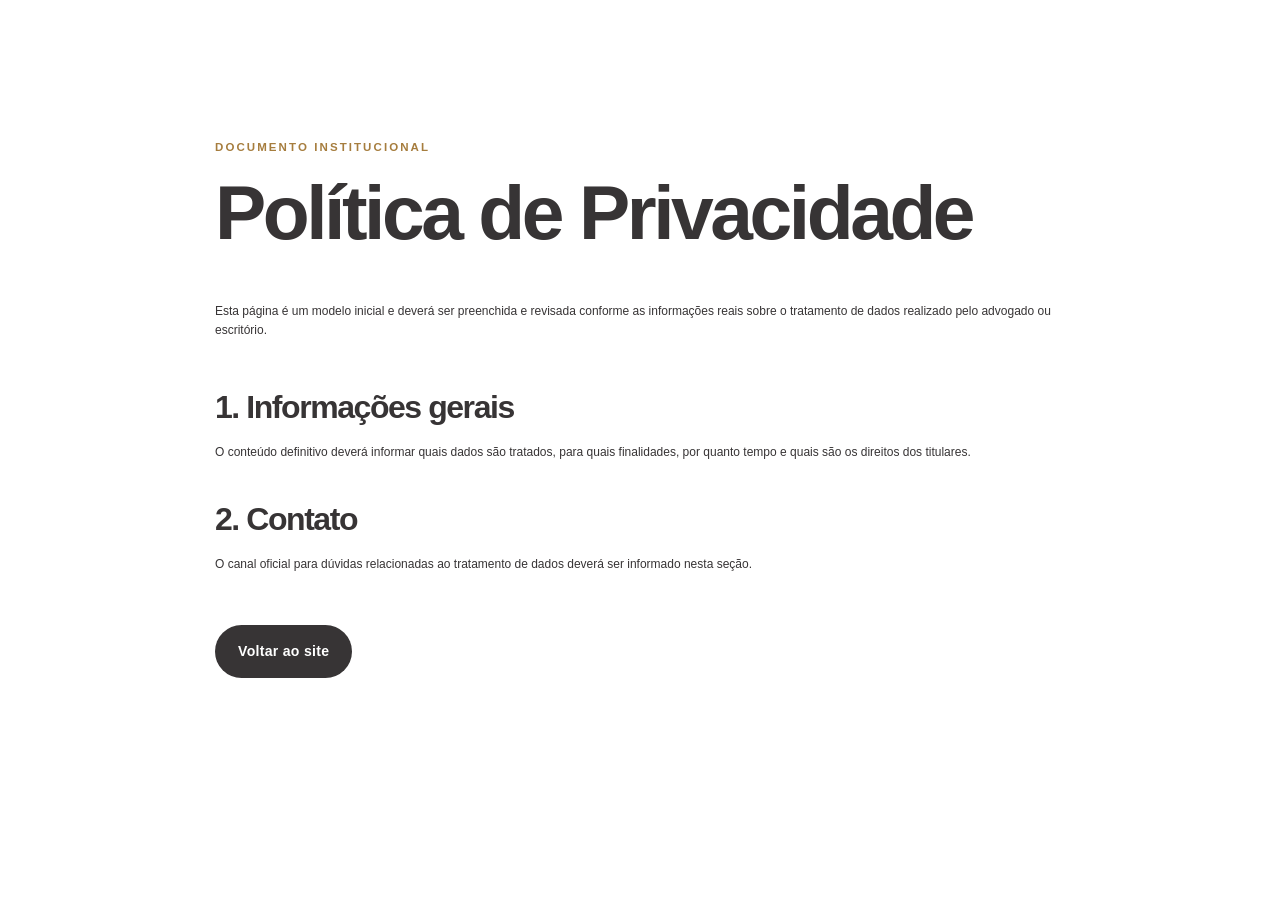
<file: pages/privacidade.html>
<!DOCTYPE html>
<html lang="pt-BR">
<head>
  <meta charset="UTF-8">
  <meta name="viewport" content="width=device-width, initial-scale=1.0">
  <title>Política de Privacidade | Advocacia</title>
  <meta name="robots" content="noindex, nofollow">
  <link rel="stylesheet" href="../style.css">
</head>
<body>
  <main class="section-light" style="min-height:100vh;padding:140px 0;">
    <div class="container" style="max-width:850px;">
      <p class="eyebrow">DOCUMENTO INSTITUCIONAL</p>
      <h1 style="font-size:clamp(2.5rem,6vw,5rem);">Política de Privacidade</h1>

      <p>
        Esta página é um modelo inicial e deverá ser preenchida e revisada
        conforme as informações reais sobre o tratamento de dados realizado
        pelo advogado ou escritório.
      </p>

      <h2 style="margin-top:50px;font-size:2rem;">1. Informações gerais</h2>
      <p>
        O conteúdo definitivo deverá informar quais dados são tratados,
        para quais finalidades, por quanto tempo e quais são os direitos
        dos titulares.
      </p>

      <h2 style="margin-top:40px;font-size:2rem;">2. Contato</h2>
      <p>
        O canal oficial para dúvidas relacionadas ao tratamento de dados
        deverá ser informado nesta seção.
      </p>

      <p style="margin-top:50px;">
        <a class="button button-dark" href="../index.html">Voltar ao site</a>
      </p>
    </div>
  </main>
</body>
</html>
</file>
<file: style.css>
/* =========================================================
   ADVOCACIA — DESIGN SYSTEM
   ========================================================= */

:root {
  /* Cores */
  --color-dark: #373435;
  --color-dark-deep: #07090b;
  --color-white: #ffffff;
  --color-light: #ffffff;

  --color-text: #373435;
  --color-muted: rgba(55, 52, 53, 0.68);
  --color-muted-dark: rgba(255, 255, 255, 0.72);

  --color-accent: #a67d3e;
  --color-accent-light: #ece094;
  --color-whatsapp: #25d366;

  /* Linhas */
  --color-line: rgba(55, 52, 53, 0.14);
  --color-line-dark: rgba(255, 255, 255, 0.14);

  /* Superfícies */
  --color-dark-card: rgba(255, 255, 255, 0.045);
  --color-light-soft: rgba(236, 224, 148, 0.18);

  /* Tipografia */
  --font-body: "DM Sans", Arial, sans-serif;
  --font-display: "Manrope", Arial, sans-serif;

  /* Layout */
  --container: 1180px;

  /* Raios */
  --radius-sm: 10px;
  --radius-md: 18px;
  --radius-lg: 28px;

  /* Sombras */
  --shadow-soft: 0 20px 60px rgba(0, 0, 0, 0.08);

  /* Transições */
  --transition-fast: 180ms ease;
  --transition: 300ms ease;
}

/* =========================================================
   RESET
   ========================================================= */

*,
*::before,
*::after {
  box-sizing: border-box;
}

html {
  scroll-behavior: smooth;
  scroll-padding-top: 90px;
}

body {
  margin: 0;
  color: var(--color-text);
  font-family: var(--font-body);
  font-size: 12px;
  line-height: 1.65;
  -webkit-font-smoothing: antialiased;
  text-rendering: optimizeLegibility;
}

body.menu-open {
  overflow: hidden;
}

img,
svg {
  display: block;
  max-width: 100%;
}

a {
  color: inherit;
  text-decoration: none;
}

button,
a {
  -webkit-tap-highlight-color: transparent;
}

button,
input,
textarea,
select {
  font: inherit;
}

button {
  border: 0;
}

::selection {
  background: var(--color-accent);
  color: var(--color-dark);
}

/* =========================================================
   ACESSIBILIDADE
   ========================================================= */

.skip-link {
  position: fixed;
  top: -100px;
  left: 16px;
  z-index: 9999;

  padding: 12px 16px;
  border-radius: 8px;

  background: var(--color-white);
  color: var(--color-dark);

  box-shadow: var(--shadow-soft);
  transition: top var(--transition-fast);
}

.skip-link:focus {
  top: 16px;
}

:focus-visible {
  outline: 3px solid var(--color-accent);
  outline-offset: 4px;
}

/* =========================================================
   ELEMENTOS GLOBAIS
   ========================================================= */

.container {
  width: min(calc(100% - 40px), var(--container));
  margin-inline: auto;
}

.section-dark {
  background: var(--color-dark);
  color: var(--color-white);
}

.section-light {
  background: var(--color-light);
  color: var(--color-text);
}

.section-soft {
  background: var(--color-light-soft);
  color: var(--color-text);
}

.eyebrow {
  margin: 0 0 20px;
  color: var(--color-accent);
  font-size: 0.72rem;
  font-weight: 700;
  letter-spacing: 0.18em;
  line-height: 1.3;
}

.section-heading {
  display: flex;
  align-items: end;
  justify-content: space-between;
  gap: 50px;
  margin-bottom: 60px;
}

.section-heading > div {
  max-width: 720px;
}

.section-heading > p {
  max-width: 340px;
  margin: 0;
  color: var(--color-muted);
}

.section-heading-dark > p {
  color: var(--color-muted-dark);
}

h1,
h2,
h3 {
  margin-top: 0;
  font-family: var(--font-display);
  letter-spacing: -0.045em;
}

h1 {
  font-size: clamp(3rem, 4.5vw, 6.5rem);
  line-height: 0.98;
}

h2 {
  margin-bottom: 20px;
  font-size: clamp(2.2rem, 4.5vw, 4.7rem);
  line-height: 1;
}

h3 {
  font-size: 1.35rem;
  line-height: 1.15;
}

p {
  margin-top: 0;
}

/* =========================================================
   BOTÕES
   ========================================================= */

.button {
  display: inline-flex;
  min-height: 52px;
  align-items: center;
  justify-content: center;
  gap: 10px;

  padding: 14px 22px;
  border: 1px solid transparent;
  border-radius: 999px;

  font-size: 0.88rem;
  font-weight: 700;
  letter-spacing: 0.02em;
  text-align: center;

  transition:
    transform var(--transition-fast),
    background-color var(--transition-fast),
    color var(--transition-fast),
    border-color var(--transition-fast);
}

.button:hover {
  transform: translateY(-2px);
}

.button-primary {
  background: var(--color-accent);
  color: var(--color-dark);
}

.button-primary:hover {
  background: var(--color-accent-light);
}

.button-ghost {
  border-color: rgba(255, 255, 255, 0.25);
  color: var(--color-white);
}

.button-ghost:hover {
  border-color: var(--color-accent);
  color: var(--color-accent);
}

.button-light {
  background: var(--color-white);
  color: var(--color-dark);
}

.button-light:hover {
  background: var(--color-accent-light);
}

.button-dark {
  background: var(--color-dark);
  color: var(--color-white);
}

.button-dark:hover {
  background: rgba(255, 255, 255, 0.06);
}

.button-large {
  min-height: 60px;
  padding-inline: 30px;
}

.text-link {
  display: inline-flex;
  width: fit-content;
  align-items: center;
  gap: 8px;

  color: inherit;
  font-size: 0.84rem;
  font-weight: 700;

  transition:
    color var(--transition-fast),
    gap var(--transition-fast);
}

.text-link span {
  color: var(--color-accent);
}

.text-link:hover {
  gap: 12px;
  color: var(--color-accent);
}

/* =========================================================
   HEADER
   ========================================================= */

.site-header {
  position: fixed;
  z-index: 1000;
  top: 0;
  right: 0;
  left: 0;

  border-bottom: 1px solid transparent;
  background: rgba(11, 13, 16, 0.84);

  backdrop-filter: blur(18px);
  -webkit-backdrop-filter: blur(18px);

  transition:
    background-color var(--transition),
    border-color var(--transition),
    box-shadow var(--transition);
}

.site-header.scrolled {
  border-color: rgba(255, 255, 255, 0.08);
  background: rgba(11, 13, 16, 0.96);
  box-shadow: 0 10px 40px rgba(0, 0, 0, 0.16);
}

.header-inner {
  display: flex;
  min-height: 82px;
  align-items: center;
  justify-content: space-between;
  gap: 30px;
}

.brand {
  display: inline-flex;
  flex-shrink: 0;
  align-items: center;
}

.brand-logo {
  display: block;
  width: 200px;
  height: auto;
  object-fit: contain;
}

.main-navigation {
  display: flex;
  align-items: center;
  gap: 27px;
}

.main-navigation > a {
  color: rgba(255, 255, 255, 0.72);
  font-size: 0.8rem;
  font-weight: 600;
  transition: color var(--transition-fast);
}

.main-navigation > a:hover {
  color: var(--color-white);
}

.main-navigation .nav-cta {
  padding: 11px 17px;
  border: 1px solid rgba(200, 170, 114, 0.65);
  border-radius: 999px;
  color: var(--color-accent);
}

.main-navigation .nav-cta:hover {
  background: var(--color-accent);
  color: var(--color-dark);
}

.menu-toggle {
  display: none;
  width: 46px;
  height: 46px;
  padding: 10px;

  background: transparent;
  color: var(--color-white);
  cursor: pointer;
}

.menu-toggle span {
  display: block;
  width: 25px;
  height: 2px;
  margin: 5px auto;

  background: currentColor;

  transition:
    transform var(--transition-fast),
    opacity var(--transition-fast);
}

.menu-toggle[aria-expanded="true"] span:nth-child(1) {
  transform: translateY(7px) rotate(45deg);
}

.menu-toggle[aria-expanded="true"] span:nth-child(2) {
  opacity: 0;
}

.menu-toggle[aria-expanded="true"] span:nth-child(3) {
  transform: translateY(-7px) rotate(-45deg);
}

/* HERO */

.hero {
  position: relative;
  min-height: 100svh;
  padding-top: 145px;
  overflow: hidden;
}

.hero::before {
  position: absolute;
  inset: -18px;
  z-index: -2;

  background-image: url("assets/images/Escritorio.jpeg");
  background-position: center;
  background-size: cover;
  background-repeat: no-repeat;

  filter: blur(4px);
  transform: scale(1.04);

  content: "";
  pointer-events: none;
}

.hero::after {
  position: absolute;
  inset: 0;
  z-index: -1;

  background:
    linear-gradient(
      90deg,
      rgba(55, 52, 53, 0.82) 0%,
      rgba(55, 52, 53, 0.46) 34%,
      rgba(55, 52, 53, 0.22) 62%,
      rgba(55, 52, 53, 0.62) 100%
    ),
    radial-gradient(
      ellipse at center,
      transparent 30%,
      rgba(20, 17, 18, 0.12) 52%,
      rgba(20, 17, 18, 0.72) 100%
    );

  content: "";
  pointer-events: none;
}

.hero-grid {
  position: relative;
  z-index: 1;

  display: grid;
  min-height: calc(100svh - 150px);

  grid-template-columns: 1.05fr 0.95fr;
  align-items: center;
  gap: 80px;
}

.hero-content {
  max-width: 720px;
  padding-bottom: 70px;
}

.hero h1 {
  max-width: 760px;
  margin-bottom: 30px;

  font-size: clamp(2.3rem, 4.5vw, 3.5rem);
  line-height: 1.08;
}

.hero h1 span {
  display: block;
  color: var(--color-accent);
}

.hero-description {
  max-width: 600px;
  margin-bottom: 35px;

  color: var(--color-muted-dark);
  font-size: 0.95rem;
}

.hero-actions {
  display: flex;
  flex-wrap: wrap;
  gap: 12px;
}

.hero-note {
  display: flex;
  align-items: center;
  gap: 9px;
  margin-top: 25px;

  color: rgba(255, 255, 255, 0.48);
  font-size: 0.75rem;
}

.status-dot {
  width: 7px;
  height: 7px;
  flex-shrink: 0;

  border-radius: 50%;
  background: var(--color-accent);

  box-shadow: 0 0 0 5px rgba(200, 170, 114, 0.09);
}

/* Foto 1 da advogada */

.hero-visual {
  position: relative;
  z-index: 2;

  display: flex;
  min-height: 520px;

  align-items: center;
  justify-content: center;
}

.hero-image-frame {
  width: min(100%, 460px);
  height: 570px;

  overflow: hidden;

  border: 3px solid #ECE094;
  border-radius: 24px;

  box-shadow: none !important;

   opacity: 0;
  transform: translateX(90px);

  transition:
    opacity 900ms ease,
    transform 1000ms cubic-bezier(0.22, 1, 0.36, 1);
}

.hero-image {
  display: block;

  width: 100%;
  height: 100%;

  object-fit: cover;
  object-position: center;

  border: 0 !important;
  border-radius: 20px;
  box-shadow: none !important;
}

.hero-bottom {
  position: relative;
  z-index: 1;

  display: flex;
  justify-content: space-between;
  gap: 20px;

  padding-block: 22px;
  border-top: 1px solid var(--color-line-dark);

  color: rgba(255, 255, 255, 0.46);
  font-size: 0.68rem;
  font-weight: 600;
  letter-spacing: 0.08em;
  text-transform: uppercase;
}

/* =========================================================
   POSITIONING
   ========================================================= */

.positioning {
  padding-block: 120px;
}

.positioning-grid {
  display: grid;
  grid-template-columns: 180px 1fr;
  gap: 70px;
}

.section-label {
  display: flex;
  align-items: start;
  gap: 13px;

  color: var(--color-muted);
  font-size: 0.65rem;
  font-weight: 700;
  letter-spacing: 0.15em;
}

.section-label span:first-child {
  color: var(--color-accent);
}

.positioning-content {
  max-width: 900px;
}

.positioning-content h2 {
  max-width: 900px;
}

.positioning-content h2 em {
  color: var(--color-accent);
  font-style: normal;
}

.positioning-content > p:last-child {
  max-width: 650px;
  color: var(--color-muted);
  font-size: 0.92rem;
}

/* =========================================================
   ÁREAS DE ATUAÇÃO
   ========================================================= */

.areas {
  padding-block: 110px 130px;
}

.areas-grid {
  display: grid;
  grid-template-columns: repeat(2, 1fr);
  gap: 16px;
}

.area-card {
  min-height: 310px;
  padding: 35px;

  border: 1px solid var(--color-line);
  border-radius: var(--radius-md);

  background: rgba(255, 255, 255, 0.35);

  transition:
    transform var(--transition),
    border-color var(--transition),
    box-shadow var(--transition);
}

.area-card:hover {
  border-color: rgba(200, 170, 114, 0.55);
  box-shadow: var(--shadow-soft);
  transform: translateY(-5px);
}

.area-card-featured {
  min-height: 360px;
  background: rgba(166, 125, 62, 0.1);
}

.area-card-featured-dark {
  min-height: 360px;
  border-color: transparent;

  background: var(--color-dark);
  color: var(--color-white);
}

.card-number {
  margin-bottom: 55px;

  color: var(--color-accent);
  font-family: var(--font-display);
  font-size: 0.72rem;
  font-weight: 700;
}

.card-kicker {
  display: block;
  margin-bottom: 10px;

  color: var(--color-muted);
  font-size: 0.62rem;
  font-weight: 700;
  letter-spacing: 0.16em;
}

.area-card-featured-dark .card-kicker {
  color: var(--color-muted-dark);
}

.area-card h3 {
  margin-bottom: 13px;
  font-size: clamp(1.7rem, 3vw, 2.4rem);
}

.area-card p {
  max-width: 470px;
  margin-bottom: 24px;
  color: var(--color-muted);
}

.area-card-featured-dark p {
  color: var(--color-muted-dark);
}

/* =========================================================
   DIREITO CRIMINAL
   ========================================================= */

.criminal {
  position: relative;
  isolation: isolate;
  overflow: hidden;

  padding-block: 110px;
}

.criminal-background {
  position: absolute;
  inset: -18px;
  z-index: -2;

  background-image: url("assets/images/Escritorio.jpeg");
  background-position: center;
  background-size: cover;
  background-repeat: no-repeat;

  filter: blur(3px);
  transform: scale(1.04);
}

.criminal::before {
  position: absolute;
  inset: 0;
  z-index: -1;

  background:
    linear-gradient(
      90deg,
      rgba(55, 52, 53, 0.96) 0%,
      rgba(55, 52, 53, 0.88) 38%,
      rgba(55, 52, 53, 0.72) 70%,
      rgba(55, 52, 53, 0.84) 100%
    ),
    linear-gradient(
      180deg,
      rgba(20, 17, 18, 0.16),
      rgba(20, 17, 18, 0.52)
    );

  content: "";
  pointer-events: none;
}

.criminal > .container {
  position: relative;
  z-index: 1;
}

.criminal .section-heading {
  display: grid;
  grid-template-columns: minmax(0, 1.5fr) minmax(280px, 0.7fr);
  align-items: end;
  gap: 70px;

  margin-bottom: 72px;
}

.criminal .section-heading h2 {
  max-width: 850px;
  margin: 16px 0 0;

  font-size: clamp(2.1rem, 4vw, 3.5rem);
  line-height: 1.08;
  letter-spacing: -0.035em;
}

.criminal .section-heading > p {
  max-width: 420px;
  margin: 0;

  font-size: 1.05rem;
  line-height: 1.75;
}

.criminal-layout {
  display: grid;
  grid-template-columns: minmax(280px, 0.75fr) minmax(0, 1.25fr);
  align-items: start;
  gap: 80px;
}

.criminal-intro {
  position: relative;

  padding: 38px 0 38px 34px;
  border-left: 1px solid rgba(236, 224, 148, 0.45);
}

.criminal-intro .large-number {
  display: block;
  margin-bottom: 20px;

  color: var(--color-accent);
  font-size: 0.9rem;
  font-weight: 600;
  letter-spacing: 0.18em;
}

.criminal-intro h3 {
  margin: 0 0 18px;

  color: var(--color-white);
  font-size: clamp(2rem, 3vw, 3rem);
  line-height: 1.08;
  letter-spacing: -0.025em;
}

.criminal-intro p {
  max-width: 470px;
  margin: 0 0 32px;

  color: rgba(255, 255, 255, 0.76);
  font-size: 1.08rem;
  line-height: 1.7;
}

.service-list {
  display: flex;
  flex-direction: column;
  border-top: 1px solid rgba(255, 255, 255, 0.16);
}

.service-item {
  display: grid;
  grid-template-columns: 48px minmax(170px, 0.7fr) minmax(220px, 1fr);
  align-items: center;
  gap: 28px;

  padding: 25px 0;
  border-bottom: 1px solid rgba(255, 255, 255, 0.16);
}

.service-item > span {
  color: var(--color-accent);
  font-size: 0.82rem;
  font-weight: 600;
  letter-spacing: 0.12em;
}

.service-item strong {
  color: var(--color-white);
  font-size: 1.15rem;
  font-weight: 500;
  line-height: 1.3;
}

.service-item p {
  margin: 0;

  color: rgba(255, 255, 255, 0.68);
  font-size: 0.95rem;
  line-height: 1.6;
}

/* =========================================================
   EXECUÇÃO PENAL
   ========================================================= */

.execution {
  position: relative;
  isolation: isolate;
  overflow: hidden;

  padding-block: 130px;

  color: var(--color-white);
}

.execution::before {
  position: absolute;
  inset: -18px;
  z-index: -2;

  background-image: url("assets/images/Cartao2.jpeg");
  background-position: center;
  background-size: cover;
  background-repeat: no-repeat;

  filter: blur(3px);
  transform: scale(1.04);

  content: "";
  pointer-events: none;
}

.execution::after {
  position: absolute;
  inset: 0;
  z-index: -1;

  background:
    linear-gradient(
      90deg,
      rgba(20, 17, 18, 0.92) 0%,
      rgba(20, 17, 18, 0.78) 45%,
      rgba(20, 17, 18, 0.72) 100%
    ),
    linear-gradient(
      180deg,
      rgba(20, 17, 18, 0.30),
      rgba(20, 17, 18, 0.70)
    );

  content: "";
  pointer-events: none;
}

.execution-inner {
  position: relative;
  z-index: 1;
}

.execution-inner {
  display: grid;
  grid-template-columns: 0.85fr 1.15fr;
  gap: 100px;
}

.execution-heading {
  align-self: start;
}

.execution-heading .eyebrow {
  color: rgba(11, 13, 16, 0.62);
}

.execution-heading h2 {
  max-width: 600px;
}

.execution-heading h2 span {
  display: block;
  color: rgba(229, 229, 230, 0.646);
}

.execution-heading > p {
  max-width: 520px;
  margin-bottom: 30px;
  color: rgba(250, 251, 252, 0.609);
}

.execution-services {
  display: grid;
  grid-template-columns: repeat(2, 1fr);

  border-top: 1px solid rgba(206, 170, 71, 0.556);
  border-left: 1px solid rgba(206, 170, 71, 0.556);
}

.execution-service {
  min-height: 185px;
  padding: 24px;

  border-right: 1px solid rgba(206, 170, 71, 0.556);
  border-bottom: 1px solid rgba(206, 170, 71, 0.556);
}

.execution-service > span {
  display: block;
  margin-bottom: 30px;

  color: rgba(237, 235, 235, 0.68);
  font-size: 0.68rem;
  font-weight: 700;
}

.execution-service strong {
  display: block;
  margin-bottom: 9px;
  font-family: var(--font-display);
}

.execution-service p {
  margin: 0;

  color: rgba(250, 250, 250, 0.925);
  font-size: 0.84rem;
  line-height: 1.55;
}

/* =========================================================
   ÁREAS COMPLEMENTARES
   ========================================================= */

.complementary {
  padding-block: 120px;
}

.complementary-grid {
  display: grid;
  grid-template-columns: repeat(2, 1fr);
  gap: 16px;
}

.complementary-card {
  min-height: 300px;
  padding: 32px;

  border: 1px solid var(--color-line);
  background: rgba(255, 255, 255, 0.28);

  transition:
    transform var(--transition),
    border-color var(--transition);
}

.complementary-card:hover {
  border-color: rgba(200, 170, 114, 0.55);
  transform: translateY(-4px);
}

.complementary-card > span {
  display: block;
  margin-bottom: 55px;

  color: var(--color-accent);
  font-size: 0.7rem;
  font-weight: 700;
}

.complementary-card h3 {
  margin-bottom: 12px;
  font-size: 1.7rem;
}

.complementary-card p {
  max-width: 500px;
  color: var(--color-muted);
}

.mini-tags {
  display: flex;
  flex-wrap: wrap;
  gap: 7px;
  margin-top: 25px;
}

.mini-tags span {
  padding: 6px 10px;

  border: 1px solid var(--color-line);
  border-radius: 999px;

  color: var(--color-muted);
  font-size: 0.67rem;
  font-weight: 600;
}

/* =========================================================
   SOBRE
   ========================================================= */

.about {
  padding-block: 120px;
}

.about-grid {
  display: grid;
  grid-template-columns: 0.85fr 1.15fr;
  align-items: center;
  gap: 100px;
}

.about-photo {
  min-width: 0;
  overflow: hidden;
  border-radius: 24px;
}

.about-photo-image {
  display: block;
  width: 100%;
  height: 600px;

  object-fit: cover;
  object-position: center;

  border-radius: 24px;
}

.about-content h2 {
  max-width: 760px;
}

.about-content > p:not(.eyebrow) {
  max-width: 650px;
  color: var(--color-muted-dark);
}

.credentials {
  display: flex;
  flex-wrap: wrap;
  gap: 12px;
  margin: 35px 0;
}

.credentials > div {
  display: grid;
  gap: 5px;
  min-width: 160px;
  padding: 16px;

  border: 1px solid var(--color-line-dark);
}

.credentials strong {
  color: var(--color-accent);
  font-size: 0.63rem;
  letter-spacing: 0.12em;
}

.credentials span {
  color: var(--color-muted-dark);
  font-size: 0.78rem;
}

/* =========================================================
   COMO FUNCIONA
   ========================================================= */

.how-it-works {
  padding-block: 120px;
}

.steps {
  display: grid;
  grid-template-columns: repeat(4, 1fr);

  border-top: 1px solid var(--color-line);
  border-left: 1px solid var(--color-line);
}

.step {
  min-height: 270px;
  padding: 30px;

  border-right: 1px solid var(--color-line);
  border-bottom: 1px solid var(--color-line);
}

.step > span {
  display: block;
  margin-bottom: 70px;

  color: var(--color-accent);
  font-size: 0.7rem;
  font-weight: 700;
}

.step h3 {
  margin-bottom: 10px;
}

.step p {
  margin: 0;

  color: var(--color-muted);
  font-size: 0.88rem;
}

/* FAQ */

.faq {
  position: relative;
  isolation: isolate;
  overflow: hidden;

  padding-block: 120px;

  color: var(--color-white);
}

.faq::before {
  position: absolute;
  inset: -18px;
  z-index: -2;

  background-image: url("assets/images/Cartao1.jpeg");
  background-position: center;
  background-size: cover;
  background-repeat: no-repeat;

  filter: blur(2px);
  transform: scale(1.04);

  content: "";
  pointer-events: none;
}

.faq::after {
  position: absolute;
  inset: 0;
  z-index: -1;

  background:
    linear-gradient(
      90deg,
      rgba(20, 17, 18, 0.88) 0%,
      rgba(20, 17, 18, 0.72) 50%,
      rgba(20, 17, 18, 0.82) 100%
    ),
    linear-gradient(
      180deg,
      rgba(20, 17, 18, 0.24),
      rgba(20, 17, 18, 0.58)
    );

  content: "";
  pointer-events: none;
}

.faq-grid {
  position: relative;
  z-index: 1;
}

.faq-grid {
  display: grid;
  grid-template-columns: 0.75fr 1.25fr;
  gap: 100px;
}

.faq-intro h2 {
  font-size: clamp(2.5rem, 4.5vw, 4rem);
}

.faq-intro > p:not(.eyebrow) {
  max-width: 390px;
  color: var(--color-white);
}

.faq-intro .text-link {
  margin-top: 25px;
  
}

.faq-list {
  border-top: 1px solid var(--color-line);
}

.faq-list details {
  border-bottom: 1px solid var(--color-line);
}

.faq-list summary {
  display: flex;
  align-items: center;
  justify-content: space-between;
  gap: 20px;

  padding: 24px 0;

  cursor: pointer;
  list-style: none;

  color: var(--color-white);
  font-family: var(--font-display);
  font-size: 1rem;
  font-weight: 700;
}

.faq-list summary::-webkit-details-marker {
  display: none;
}

.faq-list summary span {
  flex: 0 0 auto;

  color: var(--color-accent);
  font-size: 1.4rem;
  font-weight: 400;

  transition: transform var(--transition-fast);
}

.faq-list details[open] summary span {
  transform: rotate(45deg);
}

.faq-list details p {
  max-width: 700px;
  padding: 0 45px 25px 0;
  margin: 0;
  color: #d2c66b;
  font-size: 0.9rem;
}

/* =========================================================
   CONTATO
   ========================================================= */

.contact {
  position: relative;
  padding-block: 130px;
  overflow: hidden;
}

.contact::before,
.contact::after {
  position: absolute;

  border: 1px solid rgba(200, 170, 114, 0.12);
  border-radius: 50%;

  content: "";
}

.contact::before {
  top: -200px;
  right: -150px;

  width: 550px;
  height: 550px;

  border-color: rgba(200, 170, 114, 0.16);
}

.contact::after {
  right: 60px;
  bottom: -280px;

  width: 600px;
  height: 600px;

  border-color: rgba(200, 170, 114, 0.08);
}

.contact-inner {
  position: relative;
  z-index: 1;

  max-width: 850px;
  text-align: center;
}

.contact-inner h2 {
  margin-bottom: 25px;
}

.contact-inner > p:not(.eyebrow) {
  max-width: 560px;
  margin: 0 auto 32px;

  color: var(--color-muted-dark);
}

.contact-inner small {
  display: block;
  max-width: 500px;
  margin: 20px auto 0;

  color: rgba(255, 255, 255, 0.4);
  font-size: 0.68rem;
}

/* =========================================================
   WHATSAPP
   ========================================================= */

.whatsapp-float {
  position: fixed;
  right: 24px;
  bottom: 24px;
  z-index: 1000;

  display: flex;
  align-items: center;
  justify-content: center;

  width: 58px;
  height: 58px;

  padding: 0;
  margin: 0;

  border-radius: 50%;
  background: var(--color-whatsapp);
  color: #ffffff;

  text-decoration: none;

  box-shadow: 0 12px 30px rgba(0, 0, 0, 0.22);

  transition:
    transform 180ms ease,
    box-shadow 180ms ease;
}

.whatsapp-float svg {
  display: block;

  width: 29px;
  height: 29px;

  margin: 0;
  padding: 0;

  flex: 0 0 29px;

  color: #ffffff;
  fill: currentColor;

  transform: none;
}

.whatsapp-float:hover {
  transform: translateY(-3px);
  box-shadow: 0 16px 34px rgba(0, 0, 0, 0.28);
}

.whatsapp-float:focus-visible {
  outline: 3px solid var(--color-accent-light);
  outline-offset: 4px;
}

@media (max-width: 760px) {
  .whatsapp-float {
    right: 18px;
    bottom: 18px;

    width: 54px;
    height: 54px;
  }

  .whatsapp-float svg {
    width: 27px;
    height: 27px;
    flex-basis: 27px;
  }
}

/* =========================================================
   FOOTER
   ========================================================= */

.site-footer {
  padding-top: 80px;

  background: var(--color-dark-deep);
  color: var(--color-white);
}

.footer-grid {
  display: grid;
  grid-template-columns: 1.5fr repeat(3, 1fr);
  gap: 50px;

  padding-bottom: 65px;
}

.footer-description {
  max-width: 280px;
  margin-top: 25px;

  color: var(--color-muted-dark);
  font-size: 0.82rem;
}

.footer-column {
  display: grid;
  align-content: start;
  gap: 10px;
}

.footer-column h3 {
  margin-bottom: 12px;

  color: var(--color-accent);
  font-family: var(--font-body);
  font-size: 0.67rem;
  font-weight: 700;
  letter-spacing: 0.14em;
  text-transform: uppercase;
}

.footer-column a,
.footer-column p {
  margin: 0;

  color: var(--color-muted-dark);
  font-size: 0.78rem;
}

.footer-column a:hover {
  color: var(--color-white);
}

.footer-bottom {
  display: flex;
  justify-content: space-between;
  gap: 30px;

  padding-block: 20px;
  border-top: 1px solid var(--color-line-dark);

  color: rgba(255, 255, 255, 0.38);
  font-size: 0.65rem;
}

.footer-bottom p {
  margin: 0;
}

/* =========================================================
   ANIMAÇÕES DE ENTRADA
   ========================================================= */

.reveal {
  opacity: 0;
  transform: translateY(22px);

  transition:
    opacity 700ms ease,
    transform 700ms ease;
}

.reveal-delay {
  transition-delay: 120ms;
}

.reveal.is-visible {
  opacity: 1;
  transform: translateY(0);
}

/* =========================================================
   RESPONSIVO — TABLET
   ========================================================= */

@media (max-width: 980px) {
  .container {
    width: min(calc(100% - 32px), var(--container));
  }

  .main-navigation {
    gap: 15px;
  }

  .main-navigation > a {
    font-size: 0.72rem;
  }

  .hero-grid {
    grid-template-columns: 1fr 0.75fr;
    gap: 40px;
  }

  .hero-visual {
    min-height: 430px;
  }

  .hero-lawyer-photo {
    height: 500px;
  }

  .positioning-grid {
    grid-template-columns: 1fr;
    gap: 35px;
  }

  .criminal-layout,
  .execution-inner,
  .about-grid,
  .faq-grid {
    gap: 55px;
  }

  .steps {
    grid-template-columns: repeat(2, 1fr);
  }

  .footer-grid {
    grid-template-columns: 1.4fr 1fr 1fr;
  }

  .footer-grid > :first-child {
    grid-column: 1 / -1;
  }
}

/* =========================================================
   RESPONSIVO — CRIMINAL
   ========================================================= */

@media (max-width: 900px) {
  .criminal {
    padding-block: 85px;
  }

  .criminal .section-heading {
    grid-template-columns: 1fr;
    gap: 24px;
    margin-bottom: 55px;
  }

  .criminal .section-heading h2 {
    font-size: clamp(2rem, 5vw, 3rem);
  }

  .criminal .section-heading > p {
  max-width: 420px;
  margin: 0;

  font-size: 0.95rem;
  line-height: 1.7;
}

  .criminal-layout {
    grid-template-columns: 1fr;
    gap: 55px;
  }

  .criminal-intro {
    padding-left: 25px;
  }

  .service-item {
    grid-template-columns: 42px 1fr;
    gap: 12px 20px;
  }

  .service-item p {
    grid-column: 2;
  }
}

/* =========================================================
   RESPONSIVO — CRIMINAL MOBILE
   ========================================================= */

@media (max-width: 600px) {
  .criminal {
    padding-block: 70px;
  }

  .criminal .section-heading {
    margin-bottom: 42px;
  }

  .criminal .section-heading h2 {
    font-size: 2rem;
    line-height: 1.12;
  }

  .criminal .section-heading > p {
    font-size: 0.98rem;
    line-height: 1.65;
  }

  .criminal-intro {
    padding: 28px 0 28px 20px;
  }

  .criminal-intro h3 {
    font-size: 2rem;
  }

  .criminal-intro p {
    font-size: 1rem;
    line-height: 1.7;
  }

  .service-item {
    grid-template-columns: 32px 1fr;
    gap: 8px 14px;
    padding: 22px 0;
  }

  .service-item strong {
    font-size: 1.05rem;
  }

  .service-item p {
    grid-column: 2;
    font-size: 0.92rem;
    line-height: 1.6;
  }
}

/* =========================================================
   RESPONSIVO — MOBILE
   ========================================================= */

@media (max-width: 760px) {
  html {
    scroll-padding-top: 76px;
  }

  .container {
    width: min(calc(100% - 28px), var(--container));
  }

  .site-header {
    background: rgba(11, 13, 16, 0.94);
  }

  .header-inner {
    min-height: 70px;
  }

  .brand-logo {
    width: 160px;
  }

    .menu-toggle {
    display: block;
    position: relative;
    z-index: 1002;
  }

  .main-navigation {
    position: absolute;
    z-index: 1001;
    top: 100%;
    left: 0;
    right: 0;

    display: flex;
    flex-direction: column;
    align-items: stretch;
    gap: 0;

    max-height: calc(100dvh - 70px);
    overflow-y: auto;
    overscroll-behavior-y: contain;
    -webkit-overflow-scrolling: touch;

    padding: 25px 20px 35px;

    background: rgba(11, 13, 16, 0.98);

    backdrop-filter: blur(18px);
    -webkit-backdrop-filter: blur(18px);

    opacity: 0;
    pointer-events: none;
    transform: translateY(-12px);

    transition:
      opacity var(--transition),
      transform var(--transition);
  }

  .main-navigation.is-open {
    opacity: 1;
    pointer-events: auto;
    transform: translateY(0);
  }

  .main-navigation > a {
    display: block;
    padding: 14px 0;
    border-bottom: 1px solid rgba(255, 255, 255, 0.08);
  }
  /* Hero */

  .hero {
    padding-top: 110px;
  }

  .hero-grid {
    min-height: auto;

    grid-template-columns: 1fr;
    gap: 50px;

    padding-block: 65px 50px;
  }

  .hero-content {
    padding-bottom: 0;
  }

  .hero h1 {
    font-size: clamp(2.3rem, 9vw, 3.2rem);
    line-height: 1.08;
  }

  .hero-description {
    font-size: 0.95rem;
  }

  .hero-actions {
    display: grid;
    grid-template-columns: 1fr;
  }

  .hero-actions .button {
    width: 100%;
  }

  .hero-visual {
    min-height: auto;
  }

  .hero-lawyer-photo {
    width: 100%;
    max-width: 420px;
    height: 480px;
    border-radius: 20px;
  }

  .hero-bottom {
    display: grid;
    grid-template-columns: 1fr;
    gap: 9px;
  }

  /* Espaçamento das seções */

  .positioning,
  .areas,
  .criminal,
  .execution,
  .complementary,
  .about,
  .how-it-works,
  .faq,
  .contact {
    padding-block: 80px;
  }

  .section-heading {
    display: block;
    margin-bottom: 40px;
  }

  .section-heading > p {
    margin-top: 20px;
  }

  /* Áreas */

  .areas-grid,
  .complementary-grid {
    grid-template-columns: 1fr;
  }

  .area-card,
  .area-card-featured,
  .area-card-featured-dark {
    min-height: 0;
  }

  .area-card {
    padding: 26px;
  }

  .card-number {
    margin-bottom: 45px;
  }

  /* Criminal */

  .criminal-layout,
  .execution-inner,
  .about-grid,
  .faq-grid {
    grid-template-columns: 1fr;
  }

  .criminal-intro {
    position: static;
  }

  /* Execução Penal */

  .execution-services {
    grid-template-columns: 1fr;
  }

  .execution-service {
    min-height: 0;
  }

  /* Sobre */

  .about-photo-image {
    height: 440px;
    border-radius: 20px;
  }

  /* Como funciona */

  .steps {
    grid-template-columns: 1fr;
  }

  .step {
    min-height: 0;
  }

  .step > span {
    margin-bottom: 45px;
  }

  /* Footer */

  .footer-grid {
    grid-template-columns: 1fr 1fr;
    gap: 35px 25px;
  }

  .footer-grid > :first-child {
    grid-column: 1 / -1;
  }

  .footer-bottom {
    display: grid;
    gap: 8px;
  }

  /* WhatsApp */

  .whatsapp-float {
    right: 16px;
    bottom: 16px;

    width: 58px;
    min-height: 58px;

    justify-content: center;
    padding: 0;
  }

  .whatsapp-float span {
    display: none;
  }

  .whatsapp-float svg {
    width: 29px;
    height: 29px;
  }
}

/* =========================================================
   ACESSIBILIDADE — REDUÇÃO DE MOVIMENTO
   ========================================================= */

@media (prefers-reduced-motion: reduce) {
  html {
    scroll-behavior: auto;
  }

  *,
  *::before,
  *::after {
    animation-duration: 0.01ms !important;
    animation-iteration-count: 1 !important;
    transition-duration: 0.01ms !important;
  }

  .reveal {
    opacity: 1;
    transform: none;
  }
}
</file>
<file: advocacia-site/style.css>
/* =========================================================
   ADVOCACIA — DESIGN SYSTEM
   ========================================================= */

:root {
  /* Cores */
  --color-dark: #373435;
  --color-dark-deep: #07090b;
  --color-white: #ffffff;
  --color-light: #ffffff;

  --color-text: #373435;
  --color-muted: rgba(55, 52, 53, 0.68);
  --color-muted-dark: rgba(255, 255, 255, 0.72);

  --color-accent: #a67d3e;
  --color-accent-light: #ece094;
  --color-whatsapp: #25d366;

  /* Linhas */
  --color-line: rgba(55, 52, 53, 0.14);
  --color-line-dark: rgba(255, 255, 255, 0.14);

  /* Superfícies */
  --color-dark-card: rgba(255, 255, 255, 0.045);
  --color-light-soft: rgba(236, 224, 148, 0.18);

  /* Tipografia */
  --font-body: "DM Sans", Arial, sans-serif;
  --font-display: "Manrope", Arial, sans-serif;

  /* Layout */
  --container: 1180px;

  /* Raios */
  --radius-sm: 10px;
  --radius-md: 18px;
  --radius-lg: 28px;

  /* Sombras */
  --shadow-soft: 0 20px 60px rgba(0, 0, 0, 0.08);

  /* Transições */
  --transition-fast: 180ms ease;
  --transition: 300ms ease;
}

/* =========================================================
   RESET
   ========================================================= */

*,
*::before,
*::after {
  box-sizing: border-box;
}

html {
  scroll-behavior: smooth;
  scroll-padding-top: 90px;
}

body {
  margin: 0;
  color: var(--color-text);
  font-family: var(--font-body);
  font-size: 12px;
  line-height: 1.65;
  -webkit-font-smoothing: antialiased;
  text-rendering: optimizeLegibility;
}

body.menu-open {
  overflow: hidden;
}

img,
svg {
  display: block;
  max-width: 100%;
}

a {
  color: inherit;
  text-decoration: none;
}

button,
a {
  -webkit-tap-highlight-color: transparent;
}

button,
input,
textarea,
select {
  font: inherit;
}

button {
  border: 0;
}

::selection {
  background: var(--color-accent);
  color: var(--color-dark);
}

/* =========================================================
   ACESSIBILIDADE
   ========================================================= */

.skip-link {
  position: fixed;
  top: -100px;
  left: 16px;
  z-index: 9999;

  padding: 12px 16px;
  border-radius: 8px;

  background: var(--color-white);
  color: var(--color-dark);

  box-shadow: var(--shadow-soft);
  transition: top var(--transition-fast);
}

.skip-link:focus {
  top: 16px;
}

:focus-visible {
  outline: 3px solid var(--color-accent);
  outline-offset: 4px;
}

/* =========================================================
   ELEMENTOS GLOBAIS
   ========================================================= */

.container {
  width: min(calc(100% - 40px), var(--container));
  margin-inline: auto;
}

.section-dark {
  background: var(--color-dark);
  color: var(--color-white);
}

.section-light {
  background: var(--color-light);
  color: var(--color-text);
}

.section-soft {
  background: var(--color-light-soft);
  color: var(--color-text);
}

.eyebrow {
  margin: 0 0 20px;
  color: var(--color-accent);
  font-size: 0.72rem;
  font-weight: 700;
  letter-spacing: 0.18em;
  line-height: 1.3;
}

.section-heading {
  display: flex;
  align-items: end;
  justify-content: space-between;
  gap: 50px;
  margin-bottom: 60px;
}

.section-heading > div {
  max-width: 720px;
}

.section-heading > p {
  max-width: 340px;
  margin: 0;
  color: var(--color-muted);
}

.section-heading-dark > p {
  color: var(--color-muted-dark);
}

h1,
h2,
h3 {
  margin-top: 0;
  font-family: var(--font-display);
  letter-spacing: -0.045em;
}

h1 {
  font-size: clamp(3rem, 4.5vw, 6.5rem);
  line-height: 0.98;
}

h2 {
  margin-bottom: 20px;
  font-size: clamp(2.2rem, 4.5vw, 4.7rem);
  line-height: 1;
}

h3 {
  font-size: 1.35rem;
  line-height: 1.15;
}

p {
  margin-top: 0;
}

/* =========================================================
   BOTÕES
   ========================================================= */

.button {
  display: inline-flex;
  min-height: 52px;
  align-items: center;
  justify-content: center;
  gap: 10px;

  padding: 14px 22px;
  border: 1px solid transparent;
  border-radius: 999px;

  font-size: 0.88rem;
  font-weight: 700;
  letter-spacing: 0.02em;
  text-align: center;

  transition:
    transform var(--transition-fast),
    background-color var(--transition-fast),
    color var(--transition-fast),
    border-color var(--transition-fast);
}

.button:hover {
  transform: translateY(-2px);
}

.button-primary {
  background: var(--color-accent);
  color: var(--color-dark);
}

.button-primary:hover {
  background: var(--color-accent-light);
}

.button-ghost {
  border-color: rgba(255, 255, 255, 0.25);
  color: var(--color-white);
}

.button-ghost:hover {
  border-color: var(--color-accent);
  color: var(--color-accent);
}

.button-light {
  background: var(--color-white);
  color: var(--color-dark);
}

.button-light:hover {
  background: var(--color-accent-light);
}

.button-dark {
  background: var(--color-dark);
  color: var(--color-white);
}

.button-dark:hover {
  background: rgba(255, 255, 255, 0.06);
}

.button-large {
  min-height: 60px;
  padding-inline: 30px;
}

.text-link {
  display: inline-flex;
  width: fit-content;
  align-items: center;
  gap: 8px;

  color: inherit;
  font-size: 0.84rem;
  font-weight: 700;

  transition:
    color var(--transition-fast),
    gap var(--transition-fast);
}

.text-link span {
  color: var(--color-accent);
}

.text-link:hover {
  gap: 12px;
  color: var(--color-accent);
}

/* =========================================================
   HEADER
   ========================================================= */

.site-header {
  position: fixed;
  z-index: 1000;
  top: 0;
  right: 0;
  left: 0;

  border-bottom: 1px solid transparent;
  background: rgba(11, 13, 16, 0.84);

  backdrop-filter: blur(18px);
  -webkit-backdrop-filter: blur(18px);

  transition:
    background-color var(--transition),
    border-color var(--transition),
    box-shadow var(--transition);
}

.site-header.scrolled {
  border-color: rgba(255, 255, 255, 0.08);
  background: rgba(11, 13, 16, 0.96);
  box-shadow: 0 10px 40px rgba(0, 0, 0, 0.16);
}

.header-inner {
  display: flex;
  min-height: 82px;
  align-items: center;
  justify-content: space-between;
  gap: 30px;
}

.brand {
  display: inline-flex;
  flex-shrink: 0;
  align-items: center;
}

.brand-logo {
  display: block;
  width: 200px;
  height: auto;
  object-fit: contain;
}

.main-navigation {
  display: flex;
  align-items: center;
  gap: 27px;
}

.main-navigation > a {
  color: rgba(255, 255, 255, 0.72);
  font-size: 0.8rem;
  font-weight: 600;
  transition: color var(--transition-fast);
}

.main-navigation > a:hover {
  color: var(--color-white);
}

.main-navigation .nav-cta {
  padding: 11px 17px;
  border: 1px solid rgba(200, 170, 114, 0.65);
  border-radius: 999px;
  color: var(--color-accent);
}

.main-navigation .nav-cta:hover {
  background: var(--color-accent);
  color: var(--color-dark);
}

.menu-toggle {
  display: none;
  width: 46px;
  height: 46px;
  padding: 10px;

  background: transparent;
  color: var(--color-white);
  cursor: pointer;
}

.menu-toggle span {
  display: block;
  width: 25px;
  height: 2px;
  margin: 5px auto;

  background: currentColor;

  transition:
    transform var(--transition-fast),
    opacity var(--transition-fast);
}

.menu-toggle[aria-expanded="true"] span:nth-child(1) {
  transform: translateY(7px) rotate(45deg);
}

.menu-toggle[aria-expanded="true"] span:nth-child(2) {
  opacity: 0;
}

.menu-toggle[aria-expanded="true"] span:nth-child(3) {
  transform: translateY(-7px) rotate(-45deg);
}

/* HERO */

.hero {
  position: relative;
  min-height: 100svh;
  padding-top: 145px;
  overflow: hidden;
}

.hero::before {
  position: absolute;
  inset: -18px;
  z-index: -2;

  background-image: url("assets/images/Escritorio.jpeg");
  background-position: center;
  background-size: cover;
  background-repeat: no-repeat;

  filter: blur(4px);
  transform: scale(1.04);

  content: "";
  pointer-events: none;
}

.hero::after {
  position: absolute;
  inset: 0;
  z-index: -1;

  background:
    linear-gradient(
      90deg,
      rgba(55, 52, 53, 0.82) 0%,
      rgba(55, 52, 53, 0.46) 34%,
      rgba(55, 52, 53, 0.22) 62%,
      rgba(55, 52, 53, 0.62) 100%
    ),
    radial-gradient(
      ellipse at center,
      transparent 30%,
      rgba(20, 17, 18, 0.12) 52%,
      rgba(20, 17, 18, 0.72) 100%
    );

  content: "";
  pointer-events: none;
}

.hero-grid {
  position: relative;
  z-index: 1;

  display: grid;
  min-height: calc(100svh - 150px);

  grid-template-columns: 1.05fr 0.95fr;
  align-items: center;
  gap: 80px;
}

.hero-content {
  max-width: 720px;
  padding-bottom: 70px;
}

.hero h1 {
  max-width: 760px;
  margin-bottom: 30px;

  font-size: clamp(2.3rem, 4.5vw, 3.5rem);
  line-height: 1.08;
}

.hero h1 span {
  display: block;
  color: var(--color-accent);
}

.hero-description {
  max-width: 600px;
  margin-bottom: 35px;

  color: var(--color-muted-dark);
  font-size: 0.95rem;
}

.hero-actions {
  display: flex;
  flex-wrap: wrap;
  gap: 12px;
}

.hero-note {
  display: flex;
  align-items: center;
  gap: 9px;
  margin-top: 25px;

  color: rgba(255, 255, 255, 0.48);
  font-size: 0.75rem;
}

.status-dot {
  width: 7px;
  height: 7px;
  flex-shrink: 0;

  border-radius: 50%;
  background: var(--color-accent);

  box-shadow: 0 0 0 5px rgba(200, 170, 114, 0.09);
}

/* Foto 1 da advogada */

.hero-visual {
  position: relative;
  z-index: 2;

  display: flex;
  min-height: 520px;

  align-items: center;
  justify-content: center;
}

.hero-image-frame {
  width: min(100%, 460px);
  height: 570px;

  overflow: hidden;

  border: 3px solid #ECE094;
  border-radius: 24px;

  box-shadow: none !important;

   opacity: 0;
  transform: translateX(90px);

  transition:
    opacity 900ms ease,
    transform 1000ms cubic-bezier(0.22, 1, 0.36, 1);
}

.hero-image {
  display: block;

  width: 100%;
  height: 100%;

  object-fit: cover;
  object-position: center;

  border: 0 !important;
  border-radius: 20px;
  box-shadow: none !important;
}

.hero-bottom {
  position: relative;
  z-index: 1;

  display: flex;
  justify-content: space-between;
  gap: 20px;

  padding-block: 22px;
  border-top: 1px solid var(--color-line-dark);

  color: rgba(255, 255, 255, 0.46);
  font-size: 0.68rem;
  font-weight: 600;
  letter-spacing: 0.08em;
  text-transform: uppercase;
}

/* =========================================================
   POSITIONING
   ========================================================= */

.positioning {
  padding-block: 120px;
}

.positioning-grid {
  display: grid;
  grid-template-columns: 180px 1fr;
  gap: 70px;
}

.section-label {
  display: flex;
  align-items: start;
  gap: 13px;

  color: var(--color-muted);
  font-size: 0.65rem;
  font-weight: 700;
  letter-spacing: 0.15em;
}

.section-label span:first-child {
  color: var(--color-accent);
}

.positioning-content {
  max-width: 900px;
}

.positioning-content h2 {
  max-width: 900px;
}

.positioning-content h2 em {
  color: var(--color-accent);
  font-style: normal;
}

.positioning-content > p:last-child {
  max-width: 650px;
  color: var(--color-muted);
  font-size: 0.92rem;
}

/* =========================================================
   ÁREAS DE ATUAÇÃO
   ========================================================= */

.areas {
  padding-block: 110px 130px;
}

.areas-grid {
  display: grid;
  grid-template-columns: repeat(2, 1fr);
  gap: 16px;
}

.area-card {
  min-height: 310px;
  padding: 35px;

  border: 1px solid var(--color-line);
  border-radius: var(--radius-md);

  background: rgba(255, 255, 255, 0.35);

  transition:
    transform var(--transition),
    border-color var(--transition),
    box-shadow var(--transition);
}

.area-card:hover {
  border-color: rgba(200, 170, 114, 0.55);
  box-shadow: var(--shadow-soft);
  transform: translateY(-5px);
}

.area-card-featured {
  min-height: 360px;
  background: rgba(166, 125, 62, 0.1);
}

.area-card-featured-dark {
  min-height: 360px;
  border-color: transparent;

  background: var(--color-dark);
  color: var(--color-white);
}

.card-number {
  margin-bottom: 55px;

  color: var(--color-accent);
  font-family: var(--font-display);
  font-size: 0.72rem;
  font-weight: 700;
}

.card-kicker {
  display: block;
  margin-bottom: 10px;

  color: var(--color-muted);
  font-size: 0.62rem;
  font-weight: 700;
  letter-spacing: 0.16em;
}

.area-card-featured-dark .card-kicker {
  color: var(--color-muted-dark);
}

.area-card h3 {
  margin-bottom: 13px;
  font-size: clamp(1.7rem, 3vw, 2.4rem);
}

.area-card p {
  max-width: 470px;
  margin-bottom: 24px;
  color: var(--color-muted);
}

.area-card-featured-dark p {
  color: var(--color-muted-dark);
}

/* =========================================================
   DIREITO CRIMINAL
   ========================================================= */

.criminal {
  position: relative;
  isolation: isolate;
  overflow: hidden;

  padding-block: 110px;
}

.criminal-background {
  position: absolute;
  inset: -18px;
  z-index: -2;

  background-image: url("assets/images/Escritorio.jpeg");
  background-position: center;
  background-size: cover;
  background-repeat: no-repeat;

  filter: blur(3px);
  transform: scale(1.04);
}

.criminal::before {
  position: absolute;
  inset: 0;
  z-index: -1;

  background:
    linear-gradient(
      90deg,
      rgba(55, 52, 53, 0.96) 0%,
      rgba(55, 52, 53, 0.88) 38%,
      rgba(55, 52, 53, 0.72) 70%,
      rgba(55, 52, 53, 0.84) 100%
    ),
    linear-gradient(
      180deg,
      rgba(20, 17, 18, 0.16),
      rgba(20, 17, 18, 0.52)
    );

  content: "";
  pointer-events: none;
}

.criminal > .container {
  position: relative;
  z-index: 1;
}

.criminal .section-heading {
  display: grid;
  grid-template-columns: minmax(0, 1.5fr) minmax(280px, 0.7fr);
  align-items: end;
  gap: 70px;

  margin-bottom: 72px;
}

.criminal .section-heading h2 {
  max-width: 850px;
  margin: 16px 0 0;

  font-size: clamp(2.1rem, 4vw, 3.5rem);
  line-height: 1.08;
  letter-spacing: -0.035em;
}

.criminal .section-heading > p {
  max-width: 420px;
  margin: 0;

  font-size: 1.05rem;
  line-height: 1.75;
}

.criminal-layout {
  display: grid;
  grid-template-columns: minmax(280px, 0.75fr) minmax(0, 1.25fr);
  align-items: start;
  gap: 80px;
}

.criminal-intro {
  position: relative;

  padding: 38px 0 38px 34px;
  border-left: 1px solid rgba(236, 224, 148, 0.45);
}

.criminal-intro .large-number {
  display: block;
  margin-bottom: 20px;

  color: var(--color-accent);
  font-size: 0.9rem;
  font-weight: 600;
  letter-spacing: 0.18em;
}

.criminal-intro h3 {
  margin: 0 0 18px;

  color: var(--color-white);
  font-size: clamp(2rem, 3vw, 3rem);
  line-height: 1.08;
  letter-spacing: -0.025em;
}

.criminal-intro p {
  max-width: 470px;
  margin: 0 0 32px;

  color: rgba(255, 255, 255, 0.76);
  font-size: 1.08rem;
  line-height: 1.7;
}

.service-list {
  display: flex;
  flex-direction: column;
  border-top: 1px solid rgba(255, 255, 255, 0.16);
}

.service-item {
  display: grid;
  grid-template-columns: 48px minmax(170px, 0.7fr) minmax(220px, 1fr);
  align-items: center;
  gap: 28px;

  padding: 25px 0;
  border-bottom: 1px solid rgba(255, 255, 255, 0.16);
}

.service-item > span {
  color: var(--color-accent);
  font-size: 0.82rem;
  font-weight: 600;
  letter-spacing: 0.12em;
}

.service-item strong {
  color: var(--color-white);
  font-size: 1.15rem;
  font-weight: 500;
  line-height: 1.3;
}

.service-item p {
  margin: 0;

  color: rgba(255, 255, 255, 0.68);
  font-size: 0.95rem;
  line-height: 1.6;
}

/* =========================================================
   EXECUÇÃO PENAL
   ========================================================= */

.execution {
  position: relative;
  isolation: isolate;
  overflow: hidden;

  padding-block: 130px;

  color: var(--color-white);
}

.execution::before {
  position: absolute;
  inset: -18px;
  z-index: -2;

  background-image: url("assets/images/Cartao2.jpeg");
  background-position: center;
  background-size: cover;
  background-repeat: no-repeat;

  filter: blur(3px);
  transform: scale(1.04);

  content: "";
  pointer-events: none;
}

.execution::after {
  position: absolute;
  inset: 0;
  z-index: -1;

  background:
    linear-gradient(
      90deg,
      rgba(20, 17, 18, 0.92) 0%,
      rgba(20, 17, 18, 0.78) 45%,
      rgba(20, 17, 18, 0.72) 100%
    ),
    linear-gradient(
      180deg,
      rgba(20, 17, 18, 0.30),
      rgba(20, 17, 18, 0.70)
    );

  content: "";
  pointer-events: none;
}

.execution-inner {
  position: relative;
  z-index: 1;
}

.execution-inner {
  display: grid;
  grid-template-columns: 0.85fr 1.15fr;
  gap: 100px;
}

.execution-heading {
  align-self: start;
}

.execution-heading .eyebrow {
  color: rgba(11, 13, 16, 0.62);
}

.execution-heading h2 {
  max-width: 600px;
}

.execution-heading h2 span {
  display: block;
  color: rgba(229, 229, 230, 0.646);
}

.execution-heading > p {
  max-width: 520px;
  margin-bottom: 30px;
  color: rgba(250, 251, 252, 0.609);
}

.execution-services {
  display: grid;
  grid-template-columns: repeat(2, 1fr);

  border-top: 1px solid rgba(206, 170, 71, 0.556);
  border-left: 1px solid rgba(206, 170, 71, 0.556);
}

.execution-service {
  min-height: 185px;
  padding: 24px;

  border-right: 1px solid rgba(206, 170, 71, 0.556);
  border-bottom: 1px solid rgba(206, 170, 71, 0.556);
}

.execution-service > span {
  display: block;
  margin-bottom: 30px;

  color: rgba(237, 235, 235, 0.68);
  font-size: 0.68rem;
  font-weight: 700;
}

.execution-service strong {
  display: block;
  margin-bottom: 9px;
  font-family: var(--font-display);
}

.execution-service p {
  margin: 0;

  color: rgba(250, 250, 250, 0.925);
  font-size: 0.84rem;
  line-height: 1.55;
}

/* =========================================================
   ÁREAS COMPLEMENTARES
   ========================================================= */

.complementary {
  padding-block: 120px;
}

.complementary-grid {
  display: grid;
  grid-template-columns: repeat(2, 1fr);
  gap: 16px;
}

.complementary-card {
  min-height: 300px;
  padding: 32px;

  border: 1px solid var(--color-line);
  background: rgba(255, 255, 255, 0.28);

  transition:
    transform var(--transition),
    border-color var(--transition);
}

.complementary-card:hover {
  border-color: rgba(200, 170, 114, 0.55);
  transform: translateY(-4px);
}

.complementary-card > span {
  display: block;
  margin-bottom: 55px;

  color: var(--color-accent);
  font-size: 0.7rem;
  font-weight: 700;
}

.complementary-card h3 {
  margin-bottom: 12px;
  font-size: 1.7rem;
}

.complementary-card p {
  max-width: 500px;
  color: var(--color-muted);
}

.mini-tags {
  display: flex;
  flex-wrap: wrap;
  gap: 7px;
  margin-top: 25px;
}

.mini-tags span {
  padding: 6px 10px;

  border: 1px solid var(--color-line);
  border-radius: 999px;

  color: var(--color-muted);
  font-size: 0.67rem;
  font-weight: 600;
}

/* =========================================================
   SOBRE
   ========================================================= */

.about {
  padding-block: 120px;
}

.about-grid {
  display: grid;
  grid-template-columns: 0.85fr 1.15fr;
  align-items: center;
  gap: 100px;
}

.about-photo {
  min-width: 0;
  overflow: hidden;
  border-radius: 24px;
}

.about-photo-image {
  display: block;
  width: 100%;
  height: 600px;

  object-fit: cover;
  object-position: center;

  border-radius: 24px;
}

.about-content h2 {
  max-width: 760px;
}

.about-content > p:not(.eyebrow) {
  max-width: 650px;
  color: var(--color-muted-dark);
}

.credentials {
  display: flex;
  flex-wrap: wrap;
  gap: 12px;
  margin: 35px 0;
}

.credentials > div {
  display: grid;
  gap: 5px;
  min-width: 160px;
  padding: 16px;

  border: 1px solid var(--color-line-dark);
}

.credentials strong {
  color: var(--color-accent);
  font-size: 0.63rem;
  letter-spacing: 0.12em;
}

.credentials span {
  color: var(--color-muted-dark);
  font-size: 0.78rem;
}

/* =========================================================
   COMO FUNCIONA
   ========================================================= */

.how-it-works {
  padding-block: 120px;
}

.steps {
  display: grid;
  grid-template-columns: repeat(4, 1fr);

  border-top: 1px solid var(--color-line);
  border-left: 1px solid var(--color-line);
}

.step {
  min-height: 270px;
  padding: 30px;

  border-right: 1px solid var(--color-line);
  border-bottom: 1px solid var(--color-line);
}

.step > span {
  display: block;
  margin-bottom: 70px;

  color: var(--color-accent);
  font-size: 0.7rem;
  font-weight: 700;
}

.step h3 {
  margin-bottom: 10px;
}

.step p {
  margin: 0;

  color: var(--color-muted);
  font-size: 0.88rem;
}

/* FAQ */

.faq {
  position: relative;
  isolation: isolate;
  overflow: hidden;

  padding-block: 120px;

  color: var(--color-white);
}

.faq::before {
  position: absolute;
  inset: -18px;
  z-index: -2;

  background-image: url("assets/images/Cartao1.jpeg");
  background-position: center;
  background-size: cover;
  background-repeat: no-repeat;

  filter: blur(2px);
  transform: scale(1.04);

  content: "";
  pointer-events: none;
}

.faq::after {
  position: absolute;
  inset: 0;
  z-index: -1;

  background:
    linear-gradient(
      90deg,
      rgba(20, 17, 18, 0.88) 0%,
      rgba(20, 17, 18, 0.72) 50%,
      rgba(20, 17, 18, 0.82) 100%
    ),
    linear-gradient(
      180deg,
      rgba(20, 17, 18, 0.24),
      rgba(20, 17, 18, 0.58)
    );

  content: "";
  pointer-events: none;
}

.faq-grid {
  position: relative;
  z-index: 1;
}

.faq-grid {
  display: grid;
  grid-template-columns: 0.75fr 1.25fr;
  gap: 100px;
}

.faq-intro h2 {
  font-size: clamp(2.5rem, 4.5vw, 4rem);
}

.faq-intro > p:not(.eyebrow) {
  max-width: 390px;
  color: var(--color-white);
}

.faq-intro .text-link {
  margin-top: 25px;
  
}

.faq-list {
  border-top: 1px solid var(--color-line);
}

.faq-list details {
  border-bottom: 1px solid var(--color-line);
}

.faq-list summary {
  display: flex;
  align-items: center;
  justify-content: space-between;
  gap: 20px;

  padding: 24px 0;

  cursor: pointer;
  list-style: none;

  color: var(--color-white);
  font-family: var(--font-display);
  font-size: 1rem;
  font-weight: 700;
}

.faq-list summary::-webkit-details-marker {
  display: none;
}

.faq-list summary span {
  flex: 0 0 auto;

  color: var(--color-accent);
  font-size: 1.4rem;
  font-weight: 400;

  transition: transform var(--transition-fast);
}

.faq-list details[open] summary span {
  transform: rotate(45deg);
}

.faq-list details p {
  max-width: 700px;
  padding: 0 45px 25px 0;
  margin: 0;
  color: #d2c66b;
  font-size: 0.9rem;
}

/* =========================================================
   CONTATO
   ========================================================= */

.contact {
  position: relative;
  padding-block: 130px;
  overflow: hidden;
}

.contact::before,
.contact::after {
  position: absolute;

  border: 1px solid rgba(200, 170, 114, 0.12);
  border-radius: 50%;

  content: "";
}

.contact::before {
  top: -200px;
  right: -150px;

  width: 550px;
  height: 550px;

  border-color: rgba(200, 170, 114, 0.16);
}

.contact::after {
  right: 60px;
  bottom: -280px;

  width: 600px;
  height: 600px;

  border-color: rgba(200, 170, 114, 0.08);
}

.contact-inner {
  position: relative;
  z-index: 1;

  max-width: 850px;
  text-align: center;
}

.contact-inner h2 {
  margin-bottom: 25px;
}

.contact-inner > p:not(.eyebrow) {
  max-width: 560px;
  margin: 0 auto 32px;

  color: var(--color-muted-dark);
}

.contact-inner small {
  display: block;
  max-width: 500px;
  margin: 20px auto 0;

  color: rgba(255, 255, 255, 0.4);
  font-size: 0.68rem;
}

/* =========================================================
   WHATSAPP
   ========================================================= */

.whatsapp-float {
  position: fixed;
  right: 24px;
  bottom: 24px;
  z-index: 1000;

  display: flex;
  align-items: center;
  justify-content: center;

  width: 58px;
  height: 58px;

  padding: 0;
  margin: 0;

  border-radius: 50%;
  background: var(--color-whatsapp);
  color: #ffffff;

  text-decoration: none;

  box-shadow: 0 12px 30px rgba(0, 0, 0, 0.22);

  transition:
    transform 180ms ease,
    box-shadow 180ms ease;
}

.whatsapp-float svg {
  display: block;

  width: 29px;
  height: 29px;

  margin: 0;
  padding: 0;

  flex: 0 0 29px;

  color: #ffffff;
  fill: currentColor;

  transform: none;
}

.whatsapp-float:hover {
  transform: translateY(-3px);
  box-shadow: 0 16px 34px rgba(0, 0, 0, 0.28);
}

.whatsapp-float:focus-visible {
  outline: 3px solid var(--color-accent-light);
  outline-offset: 4px;
}

@media (max-width: 760px) {
  .whatsapp-float {
    right: 18px;
    bottom: 18px;

    width: 54px;
    height: 54px;
  }

  .whatsapp-float svg {
    width: 27px;
    height: 27px;
    flex-basis: 27px;
  }
}

/* =========================================================
   FOOTER
   ========================================================= */

.site-footer {
  padding-top: 80px;

  background: var(--color-dark-deep);
  color: var(--color-white);
}

.footer-grid {
  display: grid;
  grid-template-columns: 1.5fr repeat(3, 1fr);
  gap: 50px;

  padding-bottom: 65px;
}

.footer-description {
  max-width: 280px;
  margin-top: 25px;

  color: var(--color-muted-dark);
  font-size: 0.82rem;
}

.footer-column {
  display: grid;
  align-content: start;
  gap: 10px;
}

.footer-column h3 {
  margin-bottom: 12px;

  color: var(--color-accent);
  font-family: var(--font-body);
  font-size: 0.67rem;
  font-weight: 700;
  letter-spacing: 0.14em;
  text-transform: uppercase;
}

.footer-column a,
.footer-column p {
  margin: 0;

  color: var(--color-muted-dark);
  font-size: 0.78rem;
}

.footer-column a:hover {
  color: var(--color-white);
}

.footer-bottom {
  display: flex;
  justify-content: space-between;
  gap: 30px;

  padding-block: 20px;
  border-top: 1px solid var(--color-line-dark);

  color: rgba(255, 255, 255, 0.38);
  font-size: 0.65rem;
}

.footer-bottom p {
  margin: 0;
}

/* =========================================================
   ANIMAÇÕES DE ENTRADA
   ========================================================= */

.reveal {
  opacity: 0;
  transform: translateY(22px);

  transition:
    opacity 700ms ease,
    transform 700ms ease;
}

.reveal-delay {
  transition-delay: 120ms;
}

.reveal.is-visible {
  opacity: 1;
  transform: translateY(0);
}

/* =========================================================
   RESPONSIVO — TABLET
   ========================================================= */

@media (max-width: 980px) {
  .container {
    width: min(calc(100% - 32px), var(--container));
  }

  .main-navigation {
    gap: 15px;
  }

  .main-navigation > a {
    font-size: 0.72rem;
  }

  .hero-grid {
    grid-template-columns: 1fr 0.75fr;
    gap: 40px;
  }

  .hero-visual {
    min-height: 430px;
  }

  .hero-lawyer-photo {
    height: 500px;
  }

  .positioning-grid {
    grid-template-columns: 1fr;
    gap: 35px;
  }

  .criminal-layout,
  .execution-inner,
  .about-grid,
  .faq-grid {
    gap: 55px;
  }

  .steps {
    grid-template-columns: repeat(2, 1fr);
  }

  .footer-grid {
    grid-template-columns: 1.4fr 1fr 1fr;
  }

  .footer-grid > :first-child {
    grid-column: 1 / -1;
  }
}

/* =========================================================
   RESPONSIVO — CRIMINAL
   ========================================================= */

@media (max-width: 900px) {
  .criminal {
    padding-block: 85px;
  }

  .criminal .section-heading {
    grid-template-columns: 1fr;
    gap: 24px;
    margin-bottom: 55px;
  }

  .criminal .section-heading h2 {
    font-size: clamp(2rem, 5vw, 3rem);
  }

  .criminal .section-heading > p {
  max-width: 420px;
  margin: 0;

  font-size: 0.95rem;
  line-height: 1.7;
}

  .criminal-layout {
    grid-template-columns: 1fr;
    gap: 55px;
  }

  .criminal-intro {
    padding-left: 25px;
  }

  .service-item {
    grid-template-columns: 42px 1fr;
    gap: 12px 20px;
  }

  .service-item p {
    grid-column: 2;
  }
}

/* =========================================================
   RESPONSIVO — CRIMINAL MOBILE
   ========================================================= */

@media (max-width: 600px) {
  .criminal {
    padding-block: 70px;
  }

  .criminal .section-heading {
    margin-bottom: 42px;
  }

  .criminal .section-heading h2 {
    font-size: 2rem;
    line-height: 1.12;
  }

  .criminal .section-heading > p {
    font-size: 0.98rem;
    line-height: 1.65;
  }

  .criminal-intro {
    padding: 28px 0 28px 20px;
  }

  .criminal-intro h3 {
    font-size: 2rem;
  }

  .criminal-intro p {
    font-size: 1rem;
    line-height: 1.7;
  }

  .service-item {
    grid-template-columns: 32px 1fr;
    gap: 8px 14px;
    padding: 22px 0;
  }

  .service-item strong {
    font-size: 1.05rem;
  }

  .service-item p {
    grid-column: 2;
    font-size: 0.92rem;
    line-height: 1.6;
  }
}

/* =========================================================
   RESPONSIVO — MOBILE
   ========================================================= */

@media (max-width: 760px) {
  html {
    scroll-padding-top: 76px;
  }

  .container {
    width: min(calc(100% - 28px), var(--container));
  }

  .site-header {
    background: rgba(11, 13, 16, 0.94);
  }

  .header-inner {
    min-height: 70px;
  }

  .brand-logo {
    width: 160px;
  }

  .menu-toggle {
    display: block;
    position: relative;
    z-index: 1002;
  }

  .main-navigation {
    position: fixed;
    z-index: 1001;
    inset: 70px 0 0;

    display: flex;
    flex-direction: column;
    align-items: stretch;
    gap: 0;

    padding: 25px 20px 35px;

    background: rgba(11, 13, 16, 0.98);

    backdrop-filter: blur(18px);
    -webkit-backdrop-filter: blur(18px);

    overflow-y: auto;

    opacity: 0;
    pointer-events: none;
    transform: translateY(-12px);

    transition:
      opacity var(--transition),
      transform var(--transition);
  }

  .main-navigation.is-open {
    opacity: 1;
    pointer-events: auto;
    transform: translateY(0);
  }

  .main-navigation > a {
    padding: 17px 0;

    border-bottom: 1px solid var(--color-line-dark);

    color: var(--color-white);
    font-size: 0.9rem;
  }

  .main-navigation .nav-cta {
    margin-top: 18px;
    padding: 14px 18px;

    border-color: var(--color-accent);

    text-align: center;
  }

  /* Hero */

  .hero {
    padding-top: 110px;
  }

  .hero-grid {
    min-height: auto;

    grid-template-columns: 1fr;
    gap: 50px;

    padding-block: 65px 50px;
  }

  .hero-content {
    padding-bottom: 0;
  }

  .hero h1 {
    font-size: clamp(2.3rem, 9vw, 3.2rem);
    line-height: 1.08;
  }

  .hero-description {
    font-size: 0.95rem;
  }

  .hero-actions {
    display: grid;
    grid-template-columns: 1fr;
  }

  .hero-actions .button {
    width: 100%;
  }

  .hero-visual {
    min-height: auto;
  }

  .hero-lawyer-photo {
    width: 100%;
    max-width: 420px;
    height: 480px;
    border-radius: 20px;
  }

  .hero-bottom {
    display: grid;
    grid-template-columns: 1fr;
    gap: 9px;
  }

  /* Espaçamento das seções */

  .positioning,
  .areas,
  .criminal,
  .execution,
  .complementary,
  .about,
  .how-it-works,
  .faq,
  .contact {
    padding-block: 80px;
  }

  .section-heading {
    display: block;
    margin-bottom: 40px;
  }

  .section-heading > p {
    margin-top: 20px;
  }

  /* Áreas */

  .areas-grid,
  .complementary-grid {
    grid-template-columns: 1fr;
  }

  .area-card,
  .area-card-featured,
  .area-card-featured-dark {
    min-height: 0;
  }

  .area-card {
    padding: 26px;
  }

  .card-number {
    margin-bottom: 45px;
  }

  /* Criminal */

  .criminal-layout,
  .execution-inner,
  .about-grid,
  .faq-grid {
    grid-template-columns: 1fr;
  }

  .criminal-intro {
    position: static;
  }

  /* Execução Penal */

  .execution-services {
    grid-template-columns: 1fr;
  }

  .execution-service {
    min-height: 0;
  }

  /* Sobre */

  .about-photo-image {
    height: 440px;
    border-radius: 20px;
  }

  /* Como funciona */

  .steps {
    grid-template-columns: 1fr;
  }

  .step {
    min-height: 0;
  }

  .step > span {
    margin-bottom: 45px;
  }

  /* Footer */

  .footer-grid {
    grid-template-columns: 1fr 1fr;
    gap: 35px 25px;
  }

  .footer-grid > :first-child {
    grid-column: 1 / -1;
  }

  .footer-bottom {
    display: grid;
    gap: 8px;
  }

  /* WhatsApp */

  .whatsapp-float {
    right: 16px;
    bottom: 16px;

    width: 58px;
    min-height: 58px;

    justify-content: center;
    padding: 0;
  }

  .whatsapp-float span {
    display: none;
  }

  .whatsapp-float svg {
    width: 29px;
    height: 29px;
  }
}

/* =========================================================
   ACESSIBILIDADE — REDUÇÃO DE MOVIMENTO
   ========================================================= */

@media (prefers-reduced-motion: reduce) {
  html {
    scroll-behavior: auto;
  }

  *,
  *::before,
  *::after {
    animation-duration: 0.01ms !important;
    animation-iteration-count: 1 !important;
    transition-duration: 0.01ms !important;
  }

  .reveal {
    opacity: 1;
    transform: none;
  }
}
</file>
